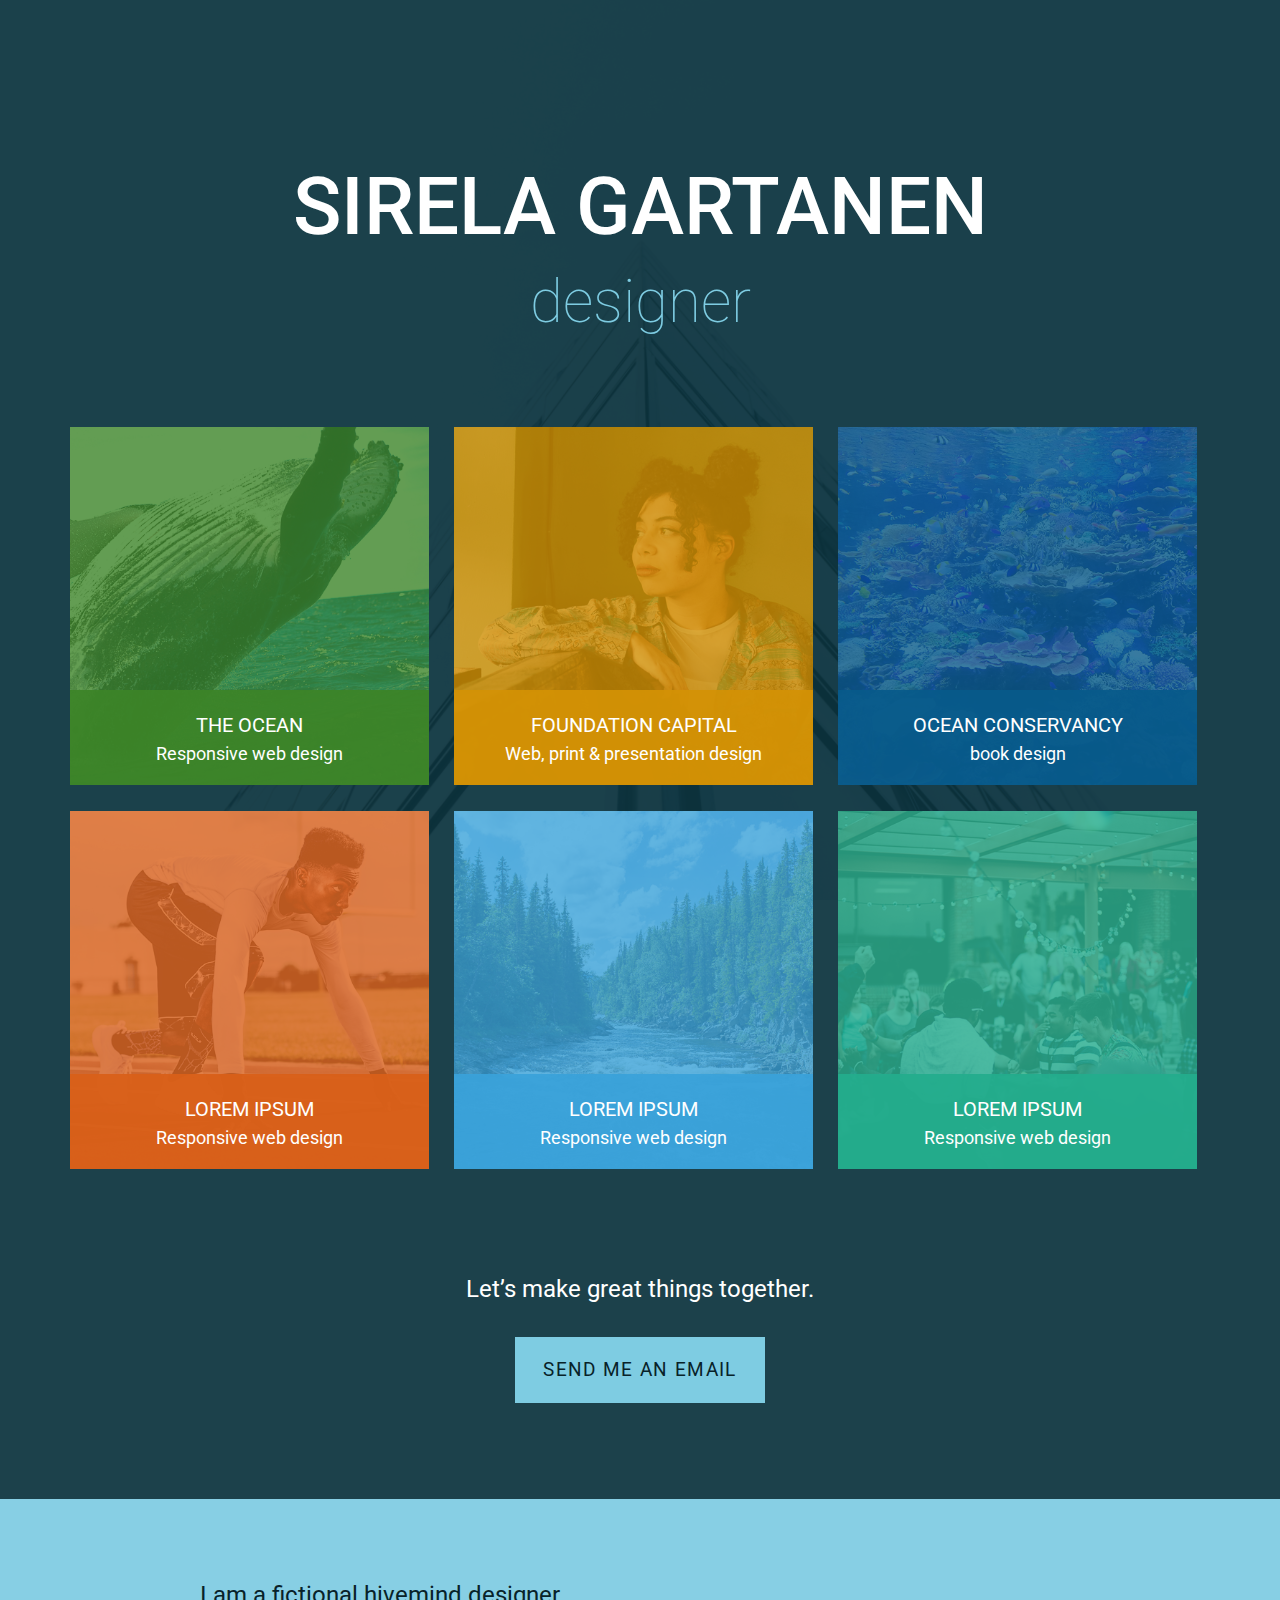
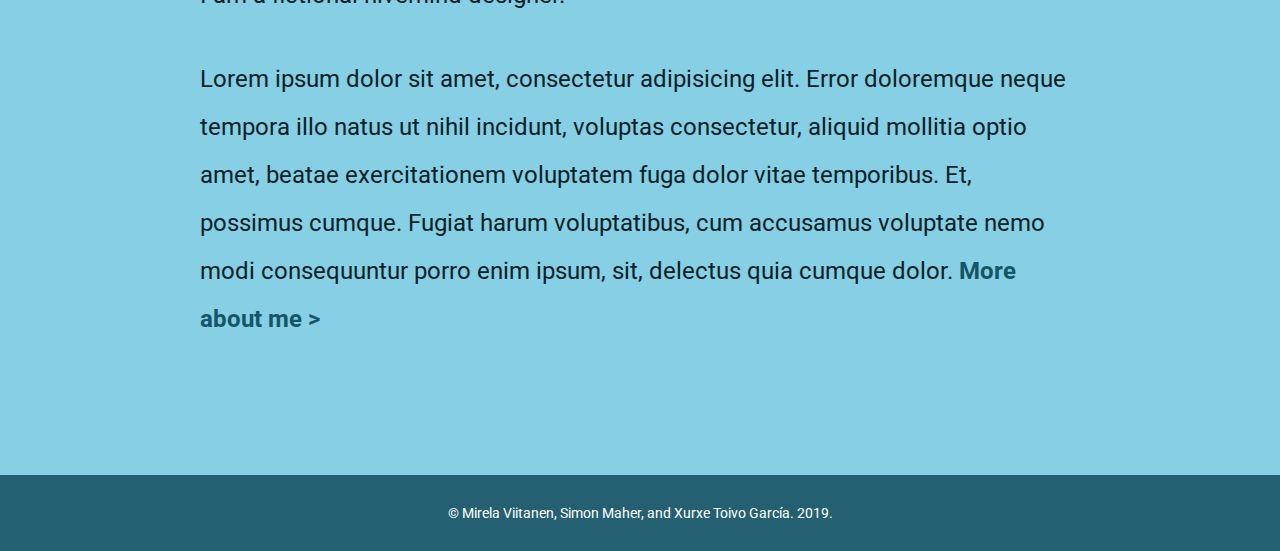
<file: index.html>
<!DOCTYPE html>

<html lang="en">
  <head>
    <meta charset="UTF-8" />

    <meta name="viewport" content="width=device-width, initial-scale=1.0" />

    <link
      rel="stylesheet"
      href="https://fonts.googleapis.com/css?family=Roboto"
    />

    <link
      rel="stylesheet"
      href="https://use.fontawesome.com/releases/v5.7.1/css/all.css"
      integrity="sha384-fnmOCqbTlWIlj8LyTjo7mOUStjsKC4pOpQbqyi7RrhN7udi9RwhKkMHpvLbHG9Sr"
      crossorigin="anonymous"
    />

    <link rel="stylesheet" href="./css/index-style.css" />

    <title>Sirela Gartanen, designer</title>
  </head>

  <body>
    <div class="background background-dark">
      <header>
        <h1>SIRELA GARTANEN</h1>
        <h2>designer</h2>
      </header>

      <main>
        <section class="main-grid">
          <a href="./html/page1.html" class="thumbnail thumbnail1">
            <img src="./assets/images/thumbnail-1.jpg" alt="image1" />
            <div class="thumbnail-text thumbnail-text1">
              <p class="thumbnail-title">The Ocean</p>
              <p class="thumbnail-subtitle">Responsive web design</p>
            </div>
          </a>

          <a href="./html/page2.html" class="thumbnail thumbnail2">
            <img src="./assets/images/thumbnail-2.jpg" alt="image2" />
            <div class="thumbnail-text thumbnail-text2">
              <p class="thumbnail-title">FOUNDATION CAPITAL</p>
              <p class="thumbnail-subtitle">Web, print & presentation design</p>
            </div>
          </a>

          <a href="./html/page3.html" class="thumbnail thumbnail3">
            <img src="./assets/images/thumbnail-3.jpg" alt="image3" />
            <div class="thumbnail-text thumbnail-text3">
              <p class="thumbnail-title">OCEAN CONSERVANCY</p>
              <p class="thumbnail-subtitle">book design</p>
            </div>
          </a>

          <a href="./html/page4.html" class="thumbnail thumbnail4">
            <img src="./assets/images/thumbnail-4.jpg" alt="image4" />
            <div class="thumbnail-text thumbnail-text4">
              <p class="thumbnail-title">Lorem Ipsum</p>
              <p class="thumbnail-subtitle">Responsive web design</p>
            </div>
          </a>

          <a href="./html/page5.html" class="thumbnail thumbnail5">
            <img src="./assets/images/thumbnail-5.jpg" alt="image5" />
            <div class="thumbnail-text thumbnail-text5">
              <p class="thumbnail-title">Lorem Ipsum</p>
              <p class="thumbnail-subtitle">Responsive web design</p>
            </div>
          </a>

          <a href="./html/page6.html" class="thumbnail thumbnail6">
            <img src="./assets/images/thumbnail-6.jpg" alt="image6" />
            <div class="thumbnail-text thumbnail-text6">
              <p class="thumbnail-title">Lorem Ipsum</p>
              <p class="thumbnail-subtitle">Responsive web design</p>
            </div>
          </a>
        </section>

        <section class="contact">
          <p>Let’s make great things together.</p>

          <a class="button" href="#">
            SEND ME AN EMAIL
          </a>
        </section>
      </main>
    </div>

    <footer>
      <div class="background background-light">
        <section class="about-section">
          <p>
            I am a fictional hivemind designer.
          </p>
          <p>
            Lorem ipsum dolor sit amet, consectetur adipisicing elit. Error
            doloremque neque tempora illo natus ut nihil incidunt, voluptas
            consectetur, aliquid mollitia optio amet, beatae exercitationem
            voluptatem fuga dolor vitae temporibus. Et, possimus cumque. Fugiat
            harum voluptatibus, cum accusamus voluptate nemo modi consequuntur
            porro enim ipsum, sit, delectus quia cumque dolor.
            <a href="#">More about me ></a>
          </p>
        </section>

        <section class="social-media-section">
          <a href="https://mail.google.com/">
            <i class="fas fa-envelope-square"></i>
          </a>
          <a href="https://www.linkedin.com/">
            <i class="fab fa-linkedin"></i>
          </a>
          <a href="https://www.facebook.com/">
            <i class="fab fa-facebook-square"></i>
          </a>
          <a href="https://www.twitter.com/">
            <i class="fab fa-twitter-square"></i>
          </a>
          <a href="https://www.flickr.com/">
            <i class="fab fa-flickr"></i>
          </a>
          <a href="https://www.github.com/">
            <i class="fab fa-github-square"></i>
          </a>
        </section>
      </div>

      <div class="background background-medium">
        <section class="copyright-section">
          <p class="copyright">
            &copy; Mirela Viitanen, Simon Maher, and Xurxe Toivo García. 2019.
          </p>
        </section>
      </div>
    </footer>
  </body>
</html>
</file>
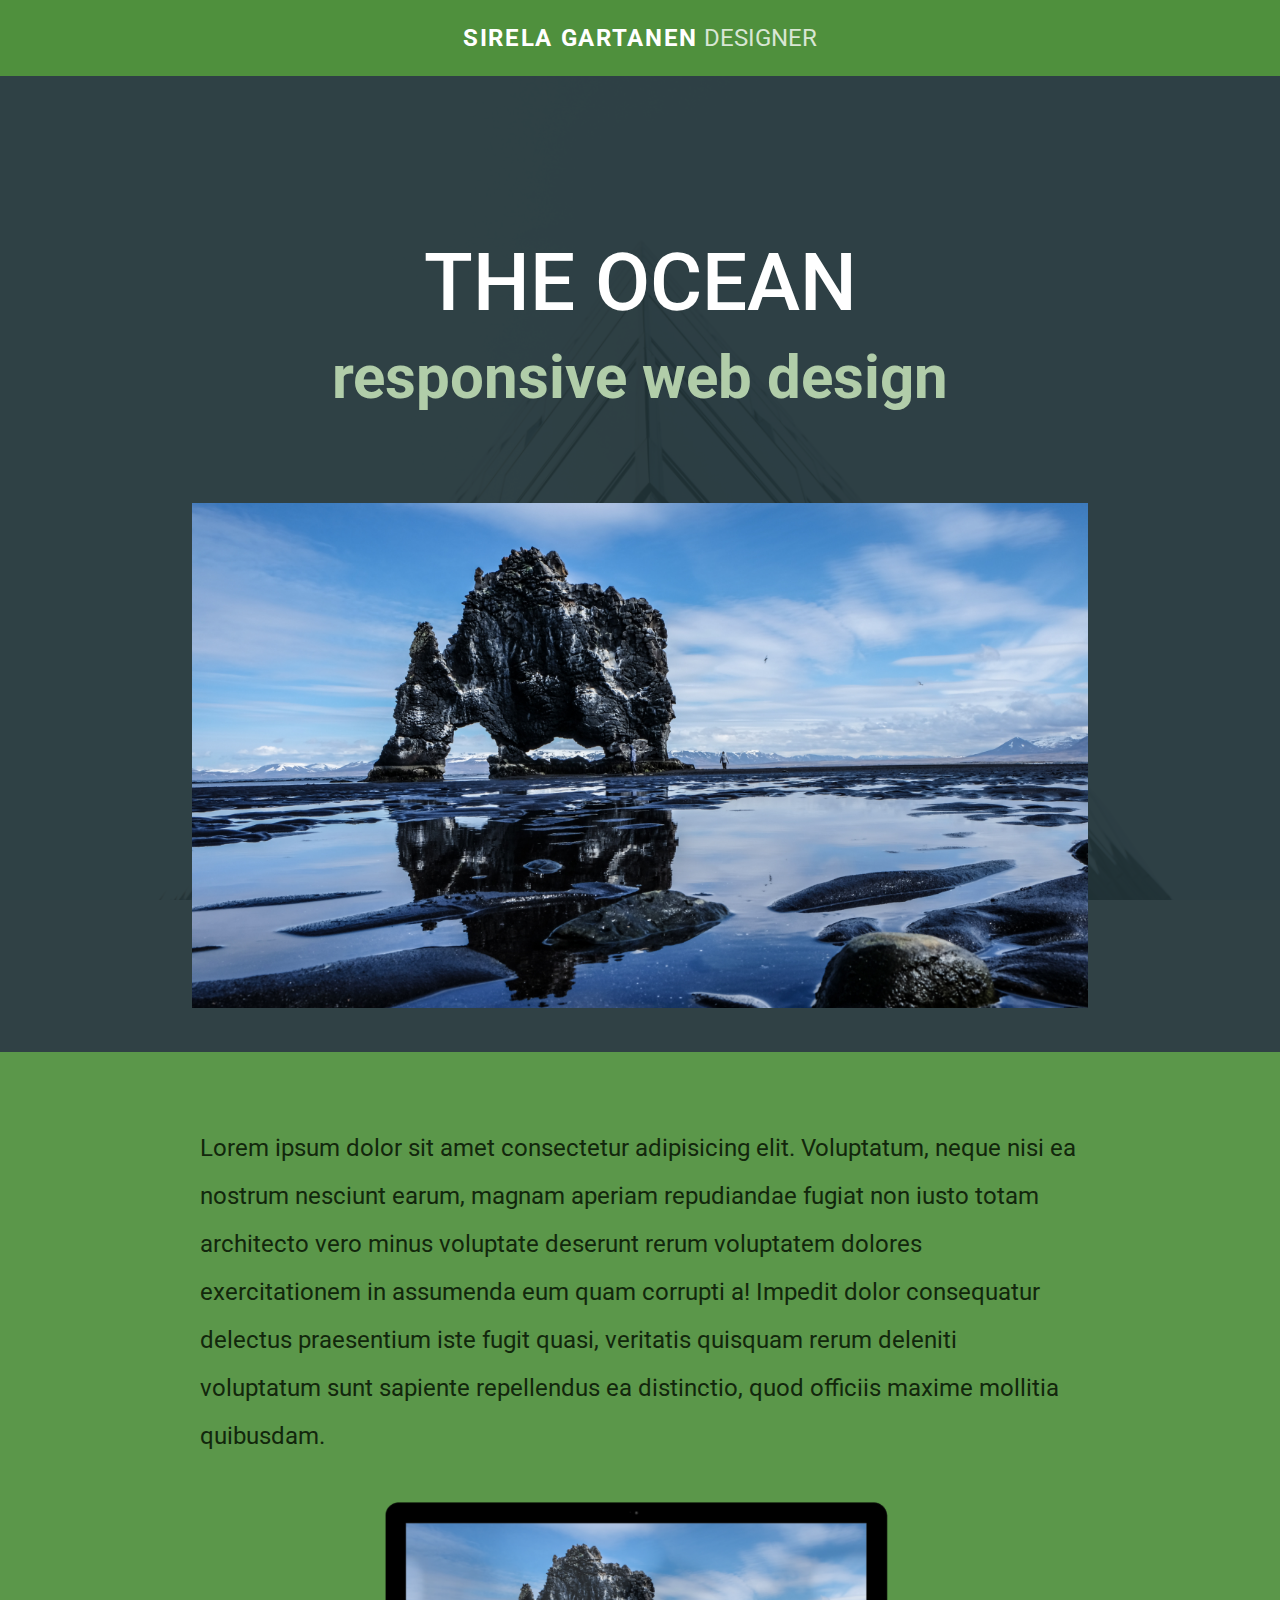
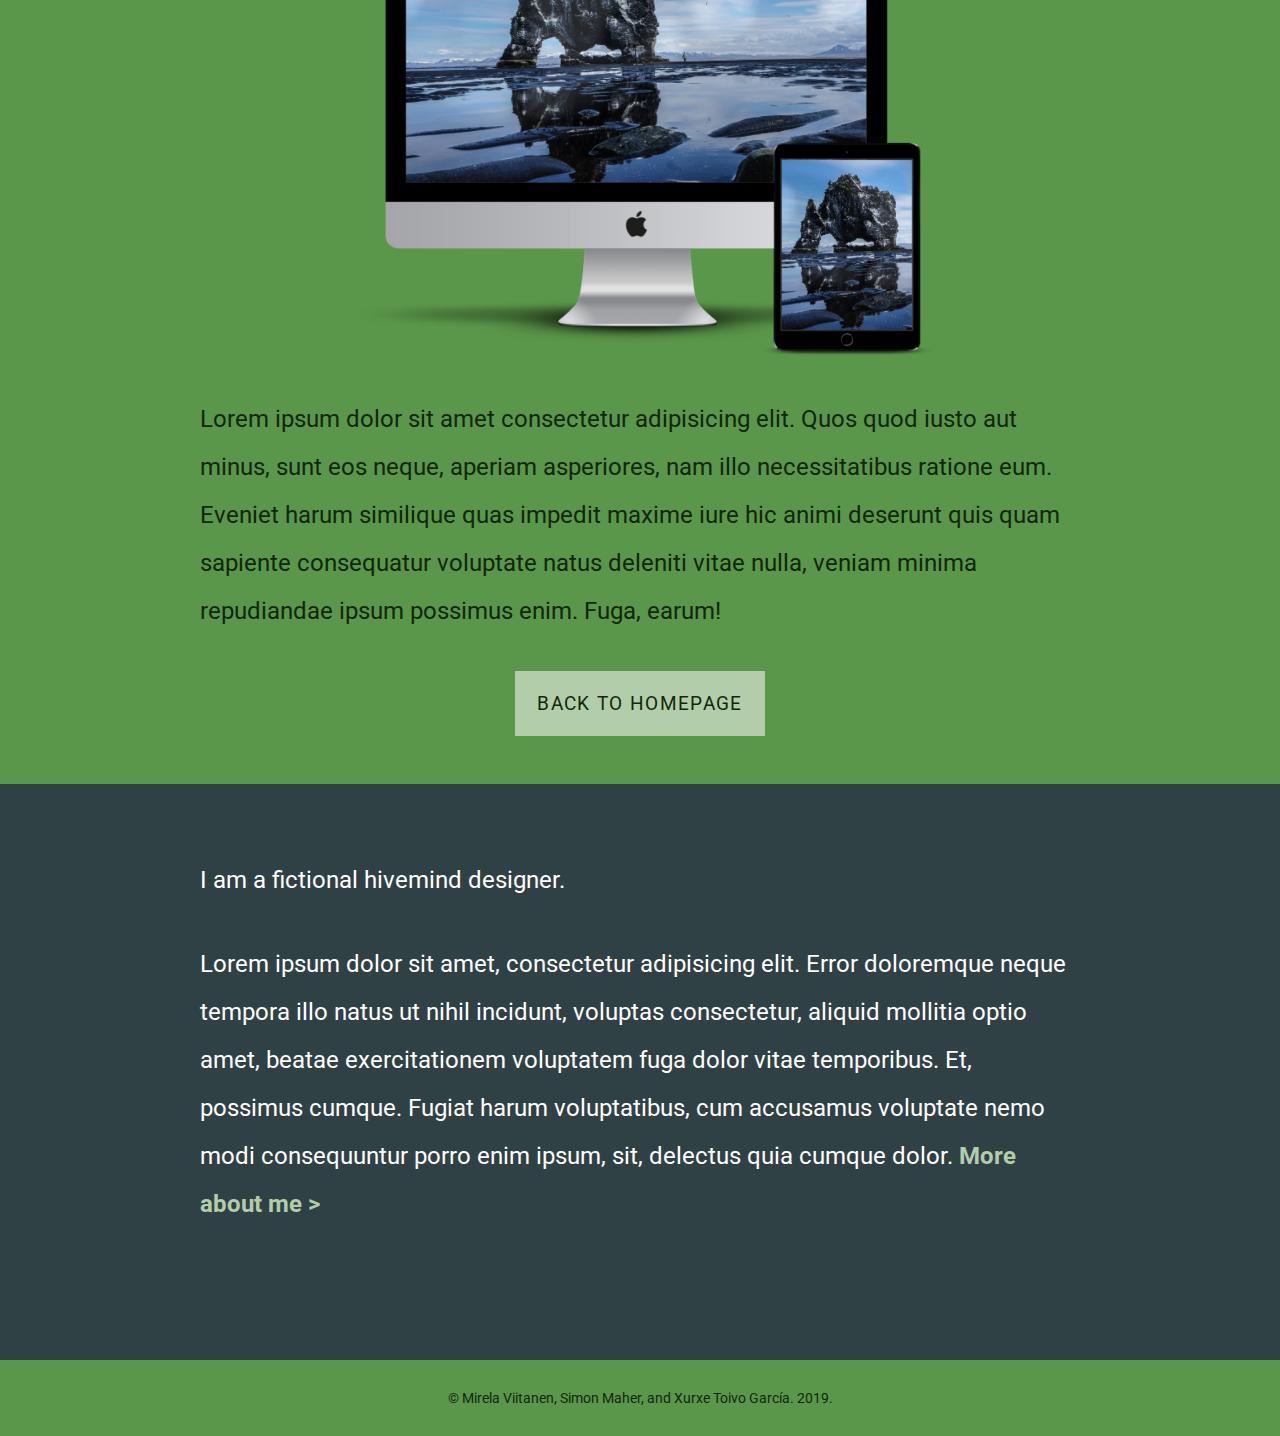
<file: html/page1.html>
<!DOCTYPE html>

<html lang="en">
  <head>
    <meta charset="UTF-8" />

    <meta name="viewport" content="width=device-width, initial-scale=1.0" />

    <link
      rel="stylesheet"
      href="https://fonts.googleapis.com/css?family=Roboto"
    />

    <link
      rel="stylesheet"
      href="https://use.fontawesome.com/releases/v5.7.1/css/all.css"
      integrity="sha384-fnmOCqbTlWIlj8LyTjo7mOUStjsKC4pOpQbqyi7RrhN7udi9RwhKkMHpvLbHG9Sr"
      crossorigin="anonymous"
    />

    <link rel="stylesheet" href="../css/page1-style.css" />

    <title>Sirela Gartanen, designer</title>
  </head>

  <body>
    <header>
      <a href="../index.html" class="home-banner background-page">
        <span class="name">SIRELA GARTANEN</span>
        <span class="job"> DESIGNER</span>
      </a>

      <div class="background background-dark">
        <h1>THE OCEAN</h1>
        <h2>responsive web design</h2>
        <img src="../assets/images/page1/tetiana-syrova-98169-unsplash.jpg" alt="header image" />

      </div>

    </header>

    <main class="background-page">
      <p>Lorem ipsum dolor sit amet consectetur adipisicing elit. Voluptatum, neque nisi ea nostrum nesciunt earum, magnam aperiam repudiandae fugiat non iusto totam architecto vero minus voluptate deserunt rerum voluptatem dolores exercitationem in assumenda eum quam corrupti a! Impedit dolor consequatur delectus praesentium iste fugit quasi, veritatis quisquam rerum deleniti voluptatum sunt sapiente repellendus ea distinctio, quod officiis maxime mollitia quibusdam.</p>
      
      <img class="main-image mockup" src="../assets/images/page1/mockuper.png" alt="main image" />

      <p>Lorem ipsum dolor sit amet consectetur adipisicing elit. Quos quod iusto aut minus, sunt eos neque, aperiam asperiores, nam illo necessitatibus ratione eum. Eveniet harum similique quas impedit maxime iure hic animi deserunt quis quam sapiente consequatur voluptate natus deleniti vitae nulla, veniam minima repudiandae ipsum possimus enim. Fuga, earum!</p>

      <a class="button" href="../index.html">
        BACK TO HOMEPAGE
      </a>

    </main>

    <footer>
      <div class="background background-dark">
        <section class="about-section">
          <p>
            I am a fictional hivemind designer.
          </p>
          <p>
            Lorem ipsum dolor sit amet, consectetur adipisicing elit. Error
            doloremque neque tempora illo natus ut nihil incidunt, voluptas
            consectetur, aliquid mollitia optio amet, beatae exercitationem
            voluptatem fuga dolor vitae temporibus. Et, possimus cumque. Fugiat
            harum voluptatibus, cum accusamus voluptate nemo modi consequuntur
            porro enim ipsum, sit, delectus quia cumque dolor.
            <a href="#">More about me ></a>
          </p>
        </section>

        <section class="social-media-section">
          <a href="https://mail.google.com/">
            <i class="fas fa-envelope-square"></i>
          </a>
          <a href="https://www.linkedin.com/">
            <i class="fab fa-linkedin"></i>
          </a>
          <a href="https://www.facebook.com/">
            <i class="fab fa-facebook-square"></i>
          </a>
          <a href="https://www.twitter.com/">
            <i class="fab fa-twitter-square"></i>
          </a>
          <a href="https://www.flickr.com/">
            <i class="fab fa-flickr"></i>
          </a>
          <a href="https://www.github.com/">
            <i class="fab fa-github-square"></i>
          </a>
        </section>
      </div>

      <div class="background background-page">
        <section class="copyright-section">
          <p class="copyright">
            &copy; Mirela Viitanen, Simon Maher, and Xurxe Toivo García. 2019.
          </p>
        </section>
      </div>
    </footer>
  </body>
</html>
</file>
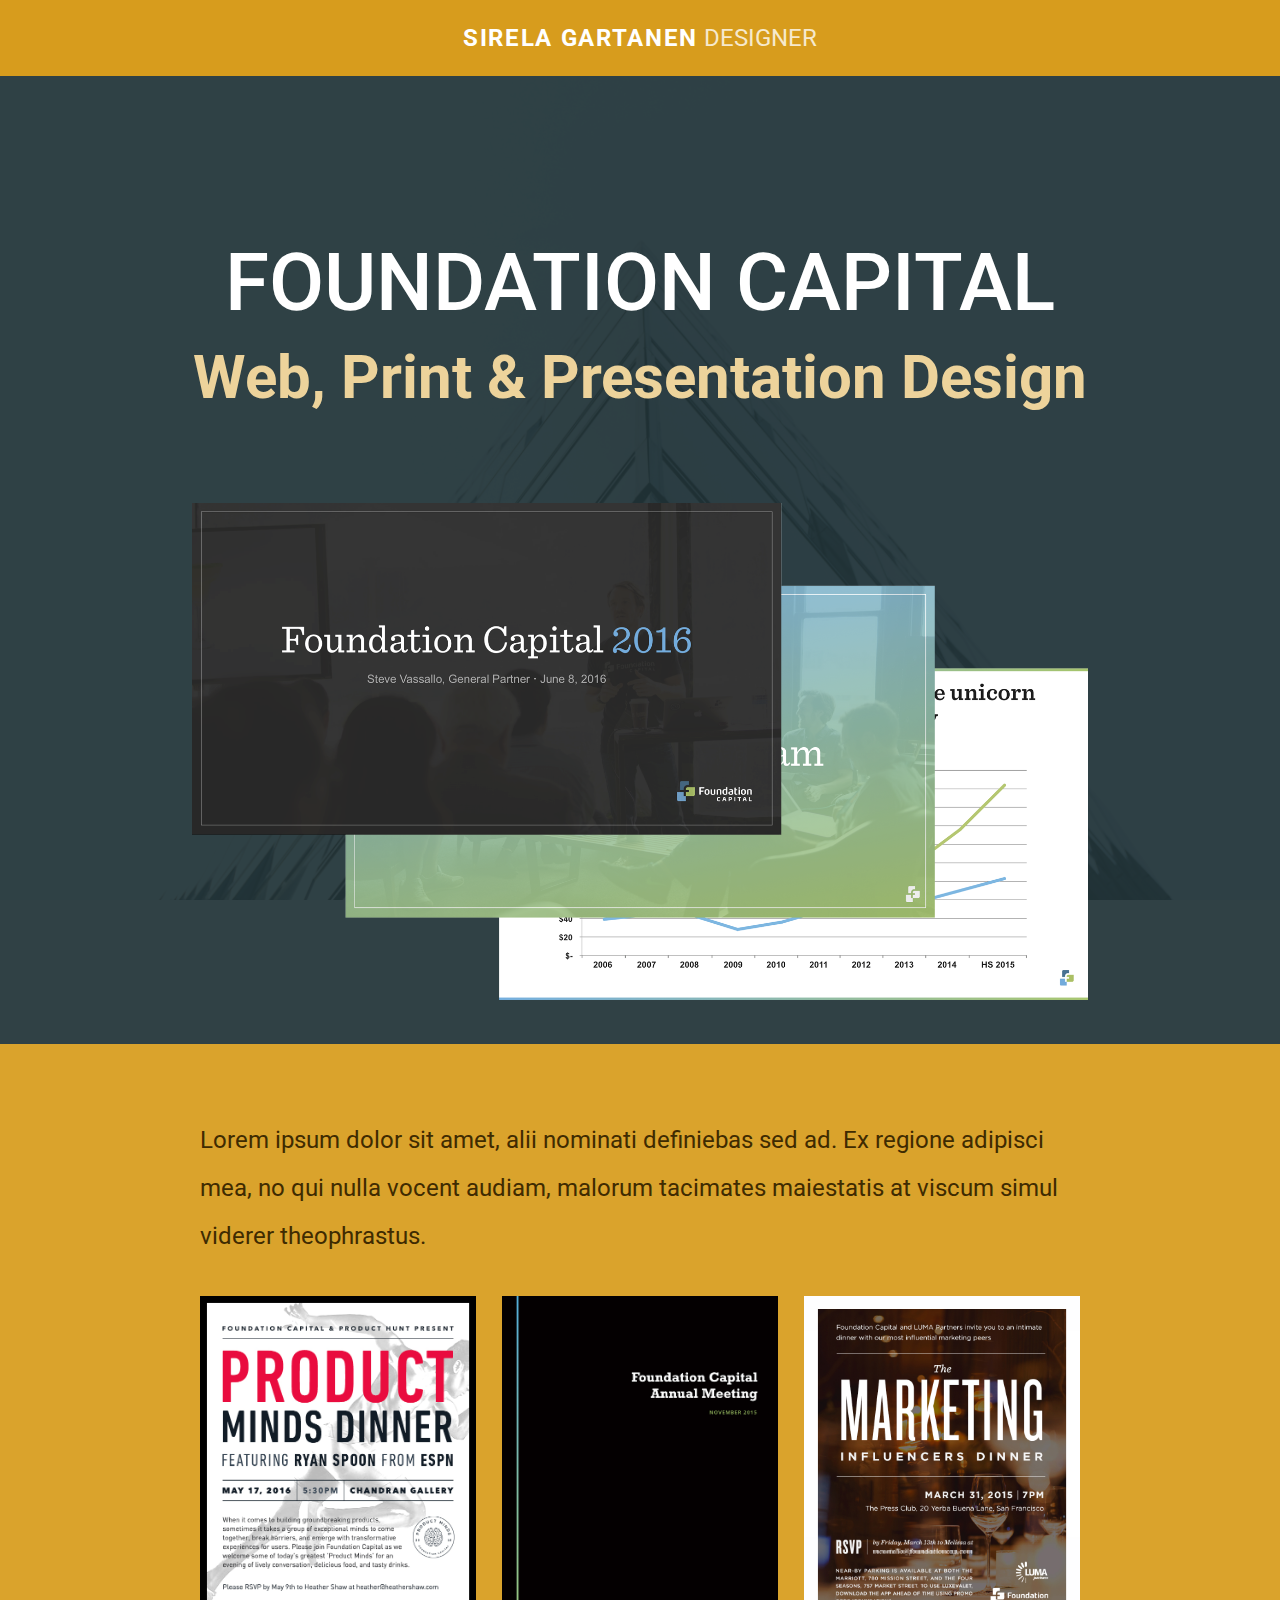
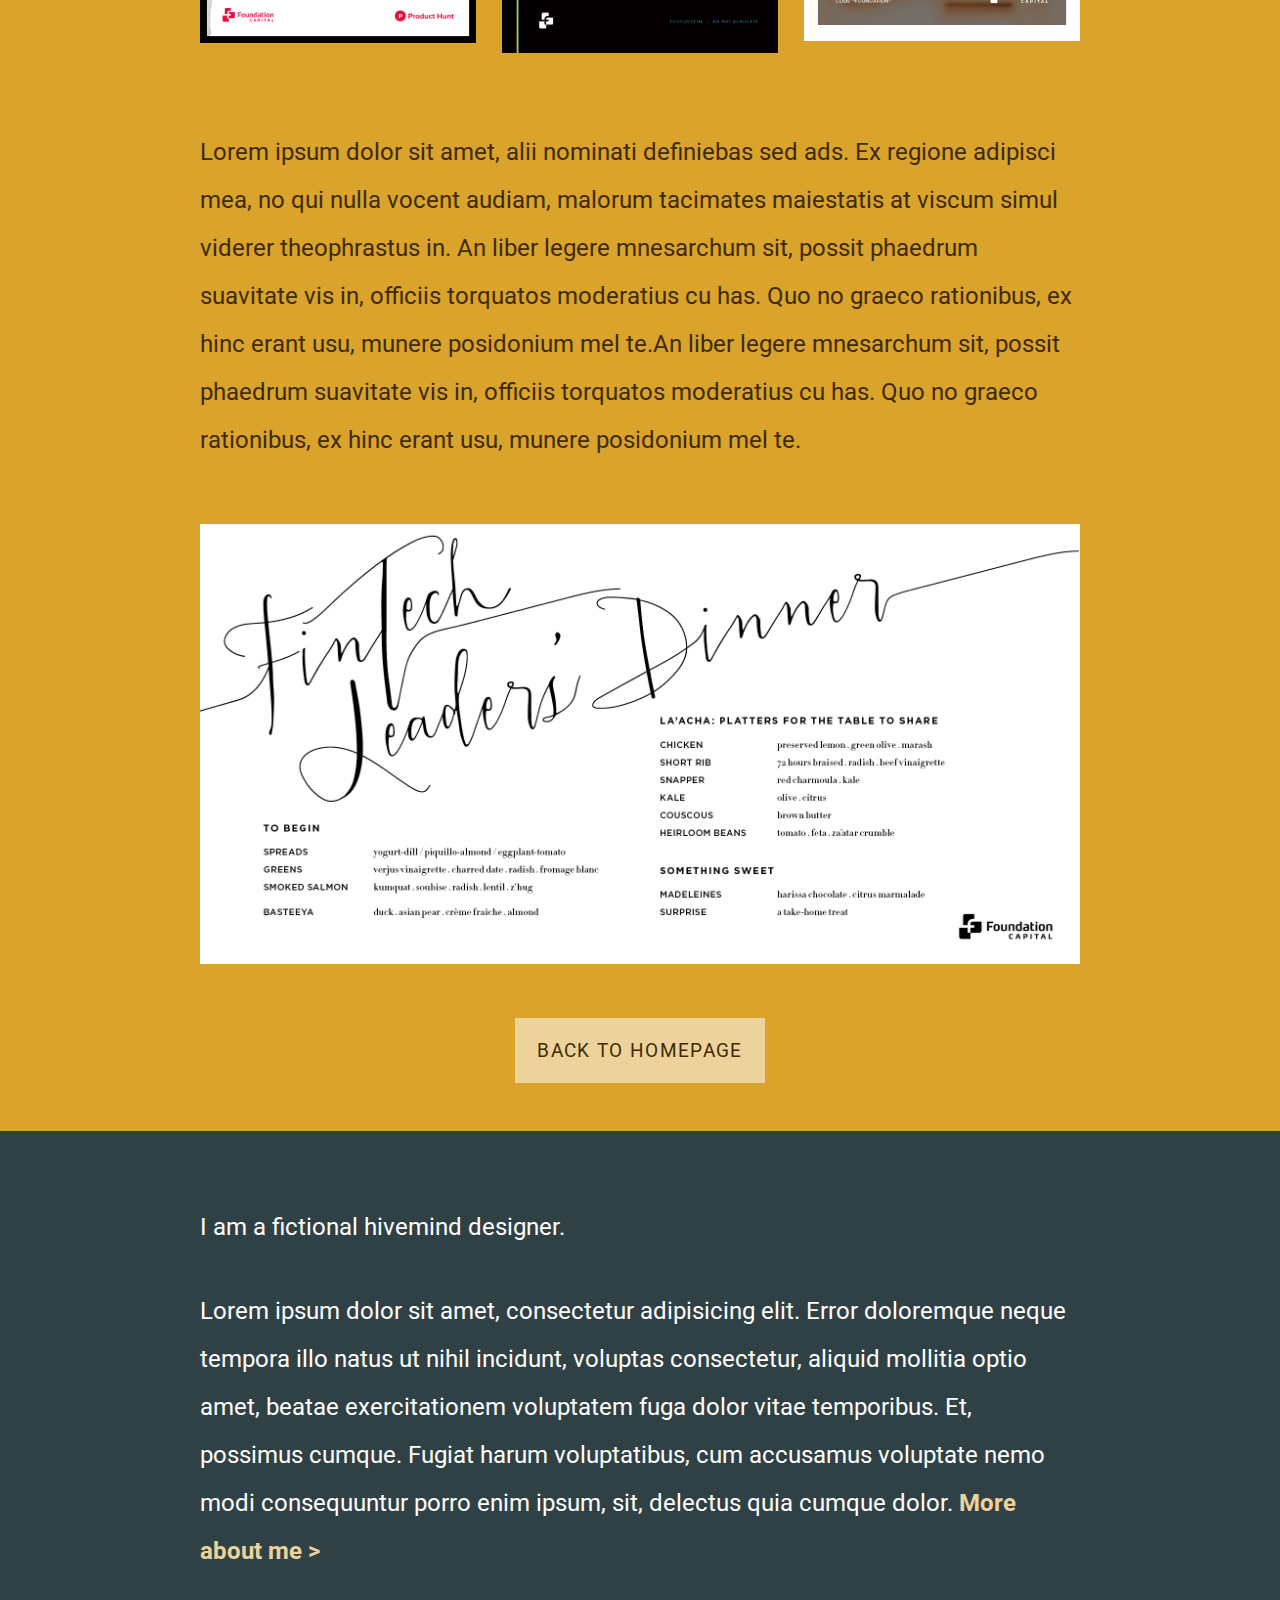
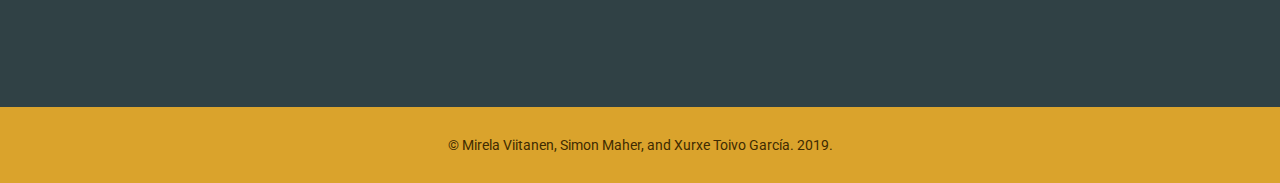
<file: html/page2.html>
<!DOCTYPE html>

<html lang="en">
  <head>
    <meta charset="UTF-8" />

    <meta name="viewport" content="width=device-width, initial-scale=1.0" />

    <link
      rel="stylesheet"
      href="https://fonts.googleapis.com/css?family=Roboto"
    />

    <link
      rel="stylesheet"
      href="https://use.fontawesome.com/releases/v5.7.1/css/all.css"
      integrity="sha384-fnmOCqbTlWIlj8LyTjo7mOUStjsKC4pOpQbqyi7RrhN7udi9RwhKkMHpvLbHG9Sr"
      crossorigin="anonymous"
    />

    <link rel="stylesheet" href="../css/page2-style.css" />

    <title>Sirela Gartanen, designer</title>
  </head>

  <body>
    <header>
      <a href="../index.html" class="home-banner background background-page">
        <span class="name">SIRELA GARTANEN</span>
        <span class="job"> DESIGNER</span>
      </a>

      <div class="background background-dark">
        <h1>FOUNDATION CAPITAL</h1>
        <h2>Web, Print &amp; Presentation Design</h2>
        <img src="../assets/images/page2/tables.png" alt="image" />
      </div>
    </header>

    <main class="background background-page">
      <p>
        Lorem ipsum dolor sit amet, alii nominati definiebas sed ad. Ex regione
        adipisci mea, no qui nulla vocent audiam, malorum tacimates maiestatis
        at viscum simul viderer theophrastus.
      </p>
      <div class="thumbnails">
        <div class="thumbnail thumbnail1">
          <img src="../assets/images/page2/book1.jpg" />
        </div>
        <div class="thumbnail thumbnail2">
          <img src="../assets/images/page2/book2.jpg" />
        </div>
        <div class="thumbnail thumbnail2">
          <img src="../assets/images/page2/book3..jpg" />
        </div>
      </div>

      <p>
        Lorem ipsum dolor sit amet, alii nominati definiebas sed ads. Ex regione
        adipisci mea, no qui nulla vocent audiam, malorum tacimates maiestatis
        at viscum simul viderer theophrastus in. An liber legere mnesarchum sit,
        possit phaedrum suavitate vis in, officiis torquatos moderatius cu has.
        Quo no graeco rationibus, ex hinc erant usu, munere posidonium mel te.An
        liber legere mnesarchum sit, possit phaedrum suavitate vis in, officiis
        torquatos moderatius cu has. Quo no graeco rationibus, ex hinc erant
        usu, munere posidonium mel te.
      </p>

      <div class="main-bottom-image">
        <img src="../assets/images/page2/menu.jpg" alt="image" />
      </div>

      <a class="button" href="../index.html">
        BACK TO HOMEPAGE
      </a>
    </main>

    <footer>
      <div class="background background-dark">
        <section class="about-section">
          <p>
            I am a fictional hivemind designer.
          </p>
          <p>
            Lorem ipsum dolor sit amet, consectetur adipisicing elit. Error
            doloremque neque tempora illo natus ut nihil incidunt, voluptas
            consectetur, aliquid mollitia optio amet, beatae exercitationem
            voluptatem fuga dolor vitae temporibus. Et, possimus cumque. Fugiat
            harum voluptatibus, cum accusamus voluptate nemo modi consequuntur
            porro enim ipsum, sit, delectus quia cumque dolor.
            <a href="#">More about me ></a>
          </p>
        </section>

        <section class="social-media-section">
          <a href="https://mail.google.com/">
            <i class="fas fa-envelope-square"></i>
          </a>
          <a href="https://www.linkedin.com/">
            <i class="fab fa-linkedin"></i>
          </a>
          <a href="https://www.facebook.com/">
            <i class="fab fa-facebook-square"></i>
          </a>
          <a href="https://www.twitter.com/">
            <i class="fab fa-twitter-square"></i>
          </a>
          <a href="https://www.flickr.com/">
            <i class="fab fa-flickr"></i>
          </a>
          <a href="https://www.github.com/">
            <i class="fab fa-github-square"></i>
          </a>
        </section>
      </div>

      <div class="background background-page">
        <section class="copyright-section">
          <p class="copyright">
            &copy; Mirela Viitanen, Simon Maher, and Xurxe Toivo García. 2019.
          </p>
        </section>
      </div>
    </footer>
  </body>
</html>
</file>
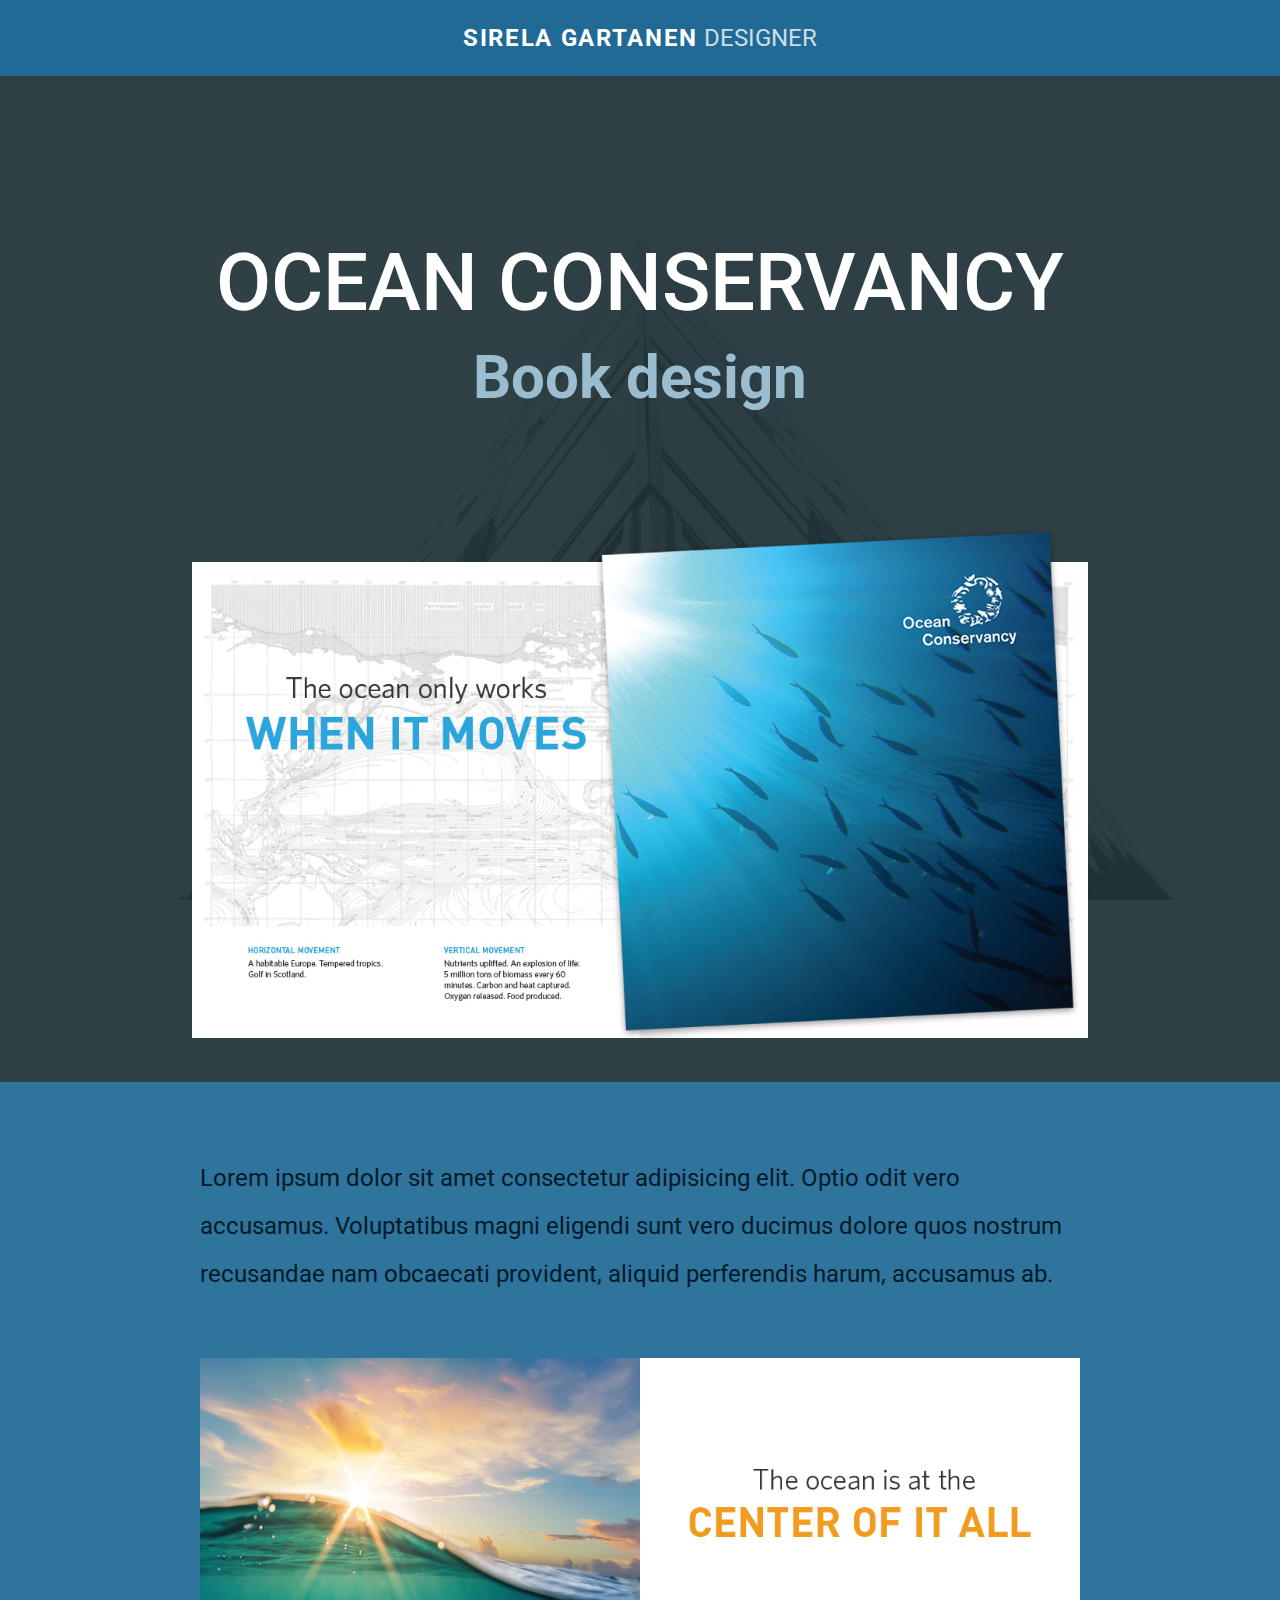
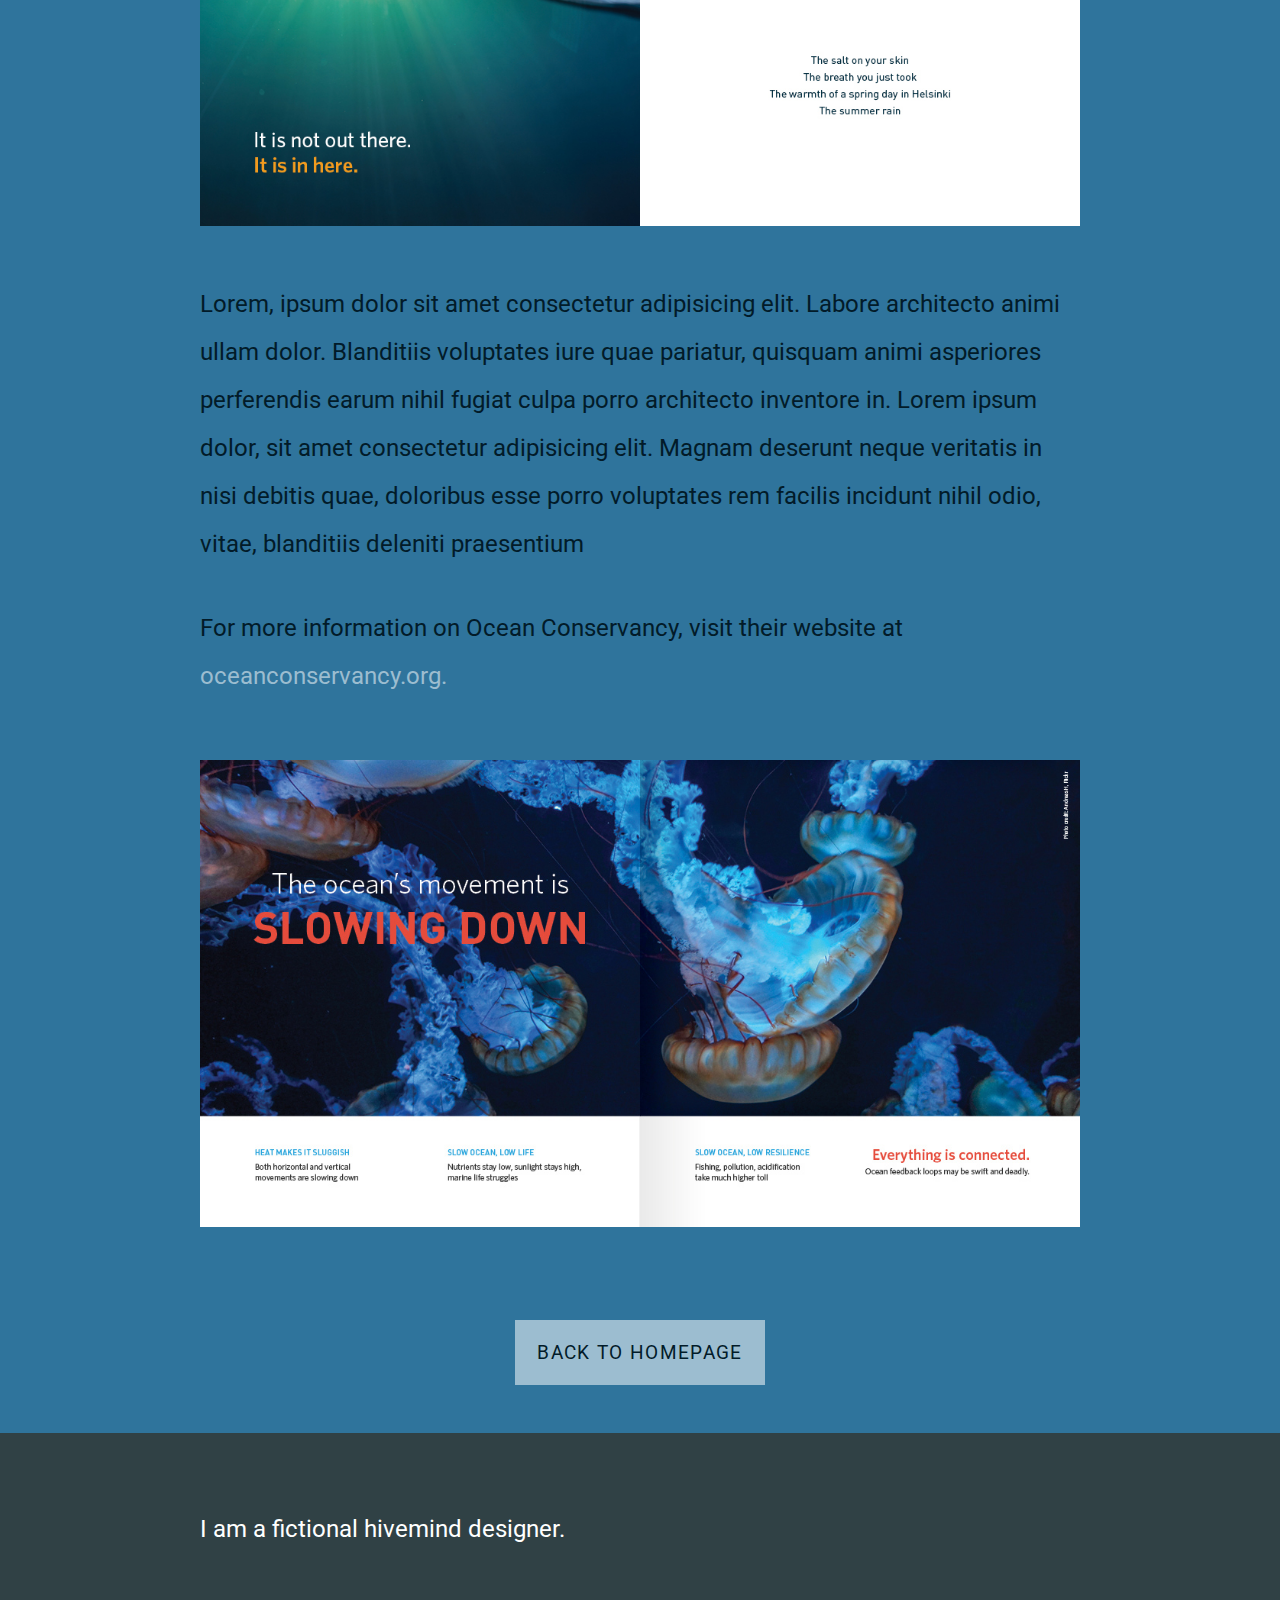
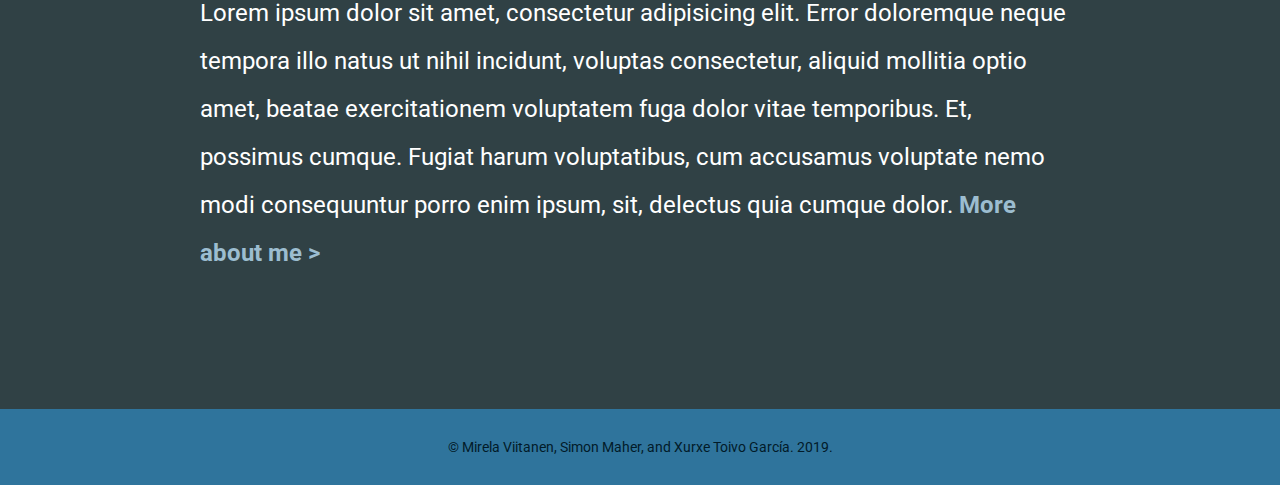
<file: html/page3.html>
<!DOCTYPE html>

<html lang="en">
  <head>
    <meta charset="UTF-8" />

    <meta name="viewport" content="width=device-width, initial-scale=1.0" />

    <link
      rel="stylesheet"
      href="https://fonts.googleapis.com/css?family=Roboto"
    />

    <link
      rel="stylesheet"
      href="https://use.fontawesome.com/releases/v5.7.1/css/all.css"
      integrity="sha384-fnmOCqbTlWIlj8LyTjo7mOUStjsKC4pOpQbqyi7RrhN7udi9RwhKkMHpvLbHG9Sr"
      crossorigin="anonymous"
    />

    <link rel="stylesheet" href="../css/page3-style.css" />

    <title>Sirela Gartanen, designer</title>
  </head>

  <body>
    <header>
      <a href="../index.html" class="home-banner background-page">
        <span class="name">SIRELA GARTANEN</span>
        <span class="job"> DESIGNER</span>
      </a>

      <div class="background background-dark">
        <h1>OCEAN CONSERVANCY</h1>
        <h2>Book design</h2>
        <img
          src="../assets/images/ocean-conservancy-image.png"
          alt="Ocean conservancy image"
        />
      </div>
    </header>

    <main class="background-page">
      <p>
        Lorem ipsum dolor sit amet consectetur adipisicing elit. Optio odit vero
        accusamus. Voluptatibus magni eligendi sunt vero ducimus dolore quos
        nostrum recusandae nam obcaecati provident, aliquid perferendis harum,
        accusamus ab.
      </p>

      <img src="../assets/images/center-of-it-all.jpg" alt="Image of the sea" />

      <p>
        Lorem, ipsum dolor sit amet consectetur adipisicing elit. Labore
        architecto animi ullam dolor. Blanditiis voluptates iure quae pariatur,
        quisquam animi asperiores perferendis earum nihil fugiat culpa porro
        architecto inventore in. Lorem ipsum dolor, sit amet consectetur
        adipisicing elit. Magnam deserunt neque veritatis in nisi debitis quae,
        doloribus esse porro voluptates rem facilis incidunt nihil odio, vitae,
        blanditiis deleniti praesentium
      </p>

      <p>
        For more information on Ocean Conservancy, visit their website at
        <a href="https://oceanconservancy.org/">
          oceanconservancy.org.
        </a>
      </p>

      <img src="../assets/images/slowing-down.jpg" alt="Picture of jellyfish" />

      <a class="button" href="../index.html">
        BACK TO HOMEPAGE
      </a>
    </main>

    <footer>
      <div class="background background-dark">
        <section class="about-section">
          <p>
            I am a fictional hivemind designer.
          </p>
          <p>
            Lorem ipsum dolor sit amet, consectetur adipisicing elit. Error
            doloremque neque tempora illo natus ut nihil incidunt, voluptas
            consectetur, aliquid mollitia optio amet, beatae exercitationem
            voluptatem fuga dolor vitae temporibus. Et, possimus cumque. Fugiat
            harum voluptatibus, cum accusamus voluptate nemo modi consequuntur
            porro enim ipsum, sit, delectus quia cumque dolor.
            <a href="#">More about me ></a>
          </p>
        </section>

        <section class="social-media-section">
          <a href="https://mail.google.com/">
            <i class="fas fa-envelope-square"></i>
          </a>
          <a href="https://www.linkedin.com/">
            <i class="fab fa-linkedin"></i>
          </a>
          <a href="https://www.facebook.com/">
            <i class="fab fa-facebook-square"></i>
          </a>
          <a href="https://www.twitter.com/">
            <i class="fab fa-twitter-square"></i>
          </a>
          <a href="https://www.flickr.com/">
            <i class="fab fa-flickr"></i>
          </a>
          <a href="https://www.github.com/">
            <i class="fab fa-github-square"></i>
          </a>
        </section>
      </div>

      <div class="background background-page">
        <section class="copyright-section">
          <p class="copyright">
            &copy; Mirela Viitanen, Simon Maher, and Xurxe Toivo García. 2019.
          </p>
        </section>
      </div>
    </footer>
  </body>
</html>
</file>
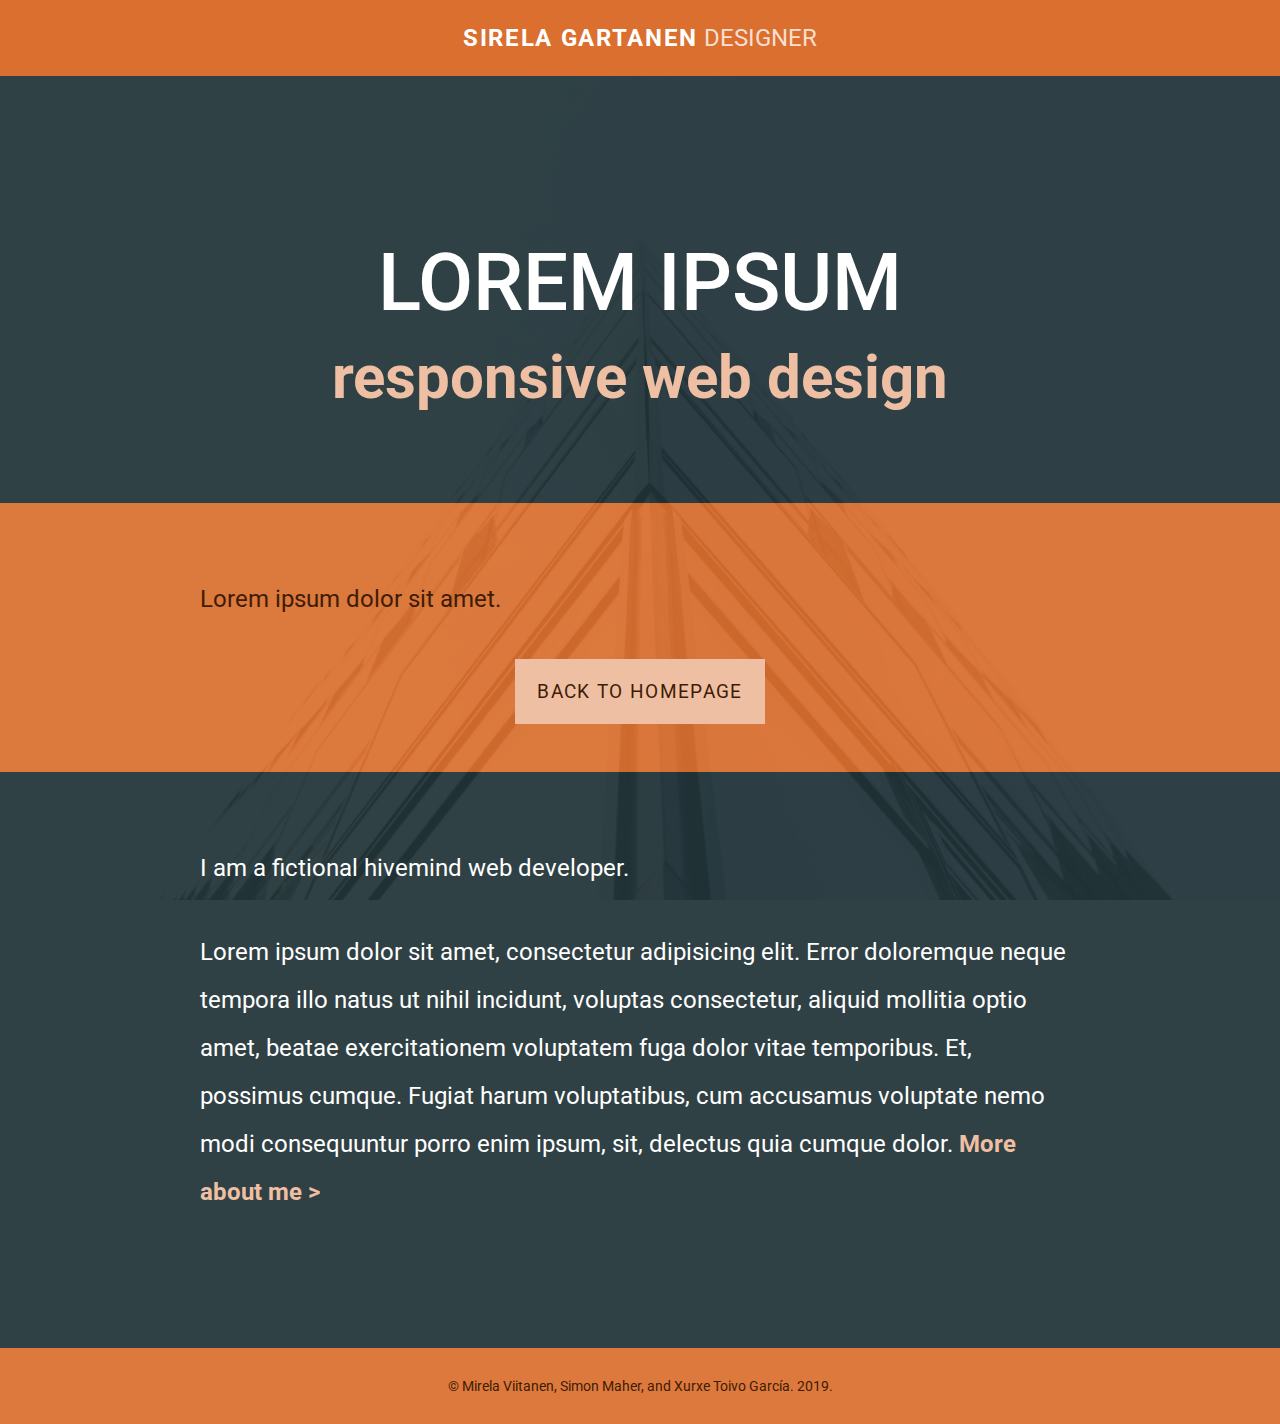
<file: html/page4.html>
<!DOCTYPE html>

<html lang="en">
  <head>
    <meta charset="UTF-8" />

    <meta name="viewport" content="width=device-width, initial-scale=1.0" />

    <link
      rel="stylesheet"
      href="https://fonts.googleapis.com/css?family=Roboto"
    />

    <link
      rel="stylesheet"
      href="https://use.fontawesome.com/releases/v5.7.1/css/all.css"
      integrity="sha384-fnmOCqbTlWIlj8LyTjo7mOUStjsKC4pOpQbqyi7RrhN7udi9RwhKkMHpvLbHG9Sr"
      crossorigin="anonymous"
    />

    <link rel="stylesheet" href="../css/page4-style.css" />

    <title>Sirela Gartanen, designer</title>
  </head>

  <body>
    <header>
      <a href="../index.html" class="home-banner background-page">
        <span class="name">SIRELA GARTANEN</span>
        <span class="job"> DESIGNER</span>
      </a>

      <div class="background background-dark">
        <h1>LOREM IPSUM</h1>
        <h2>responsive web design</h2>
      </div>
    </header>

    <main class="background-page">
      <p>Lorem ipsum dolor sit amet.</p>

      <a class="button" href="../index.html">
        BACK TO HOMEPAGE
      </a>

    </main>

    <footer>
      <div class="background background-dark">
        <section class="about-section">
          <p>
            I am a fictional hivemind web developer.
          </p>
          <p>
            Lorem ipsum dolor sit amet, consectetur adipisicing elit. Error
            doloremque neque tempora illo natus ut nihil incidunt, voluptas
            consectetur, aliquid mollitia optio amet, beatae exercitationem
            voluptatem fuga dolor vitae temporibus. Et, possimus cumque. Fugiat
            harum voluptatibus, cum accusamus voluptate nemo modi consequuntur
            porro enim ipsum, sit, delectus quia cumque dolor.
            <a href="#">More about me ></a>
          </p>
        </section>

        <section class="social-media-section">
          <a href="https://mail.google.com/">
            <i class="fas fa-envelope-square"></i>
          </a>
          <a href="https://www.linkedin.com/">
            <i class="fab fa-linkedin"></i>
          </a>
          <a href="https://www.facebook.com/">
            <i class="fab fa-facebook-square"></i>
          </a>
          <a href="https://www.twitter.com/">
            <i class="fab fa-twitter-square"></i>
          </a>
          <a href="https://www.flickr.com/">
            <i class="fab fa-flickr"></i>
          </a>
          <a href="https://www.github.com/">
            <i class="fab fa-github-square"></i>
          </a>
        </section>
      </div>

      <div class="background background-page">
        <section class="copyright-section">
          <p class="copyright">
            &copy; Mirela Viitanen, Simon Maher, and Xurxe Toivo García. 2019.
          </p>
        </section>
      </div>
    </footer>
  </body>
</html>
</file>
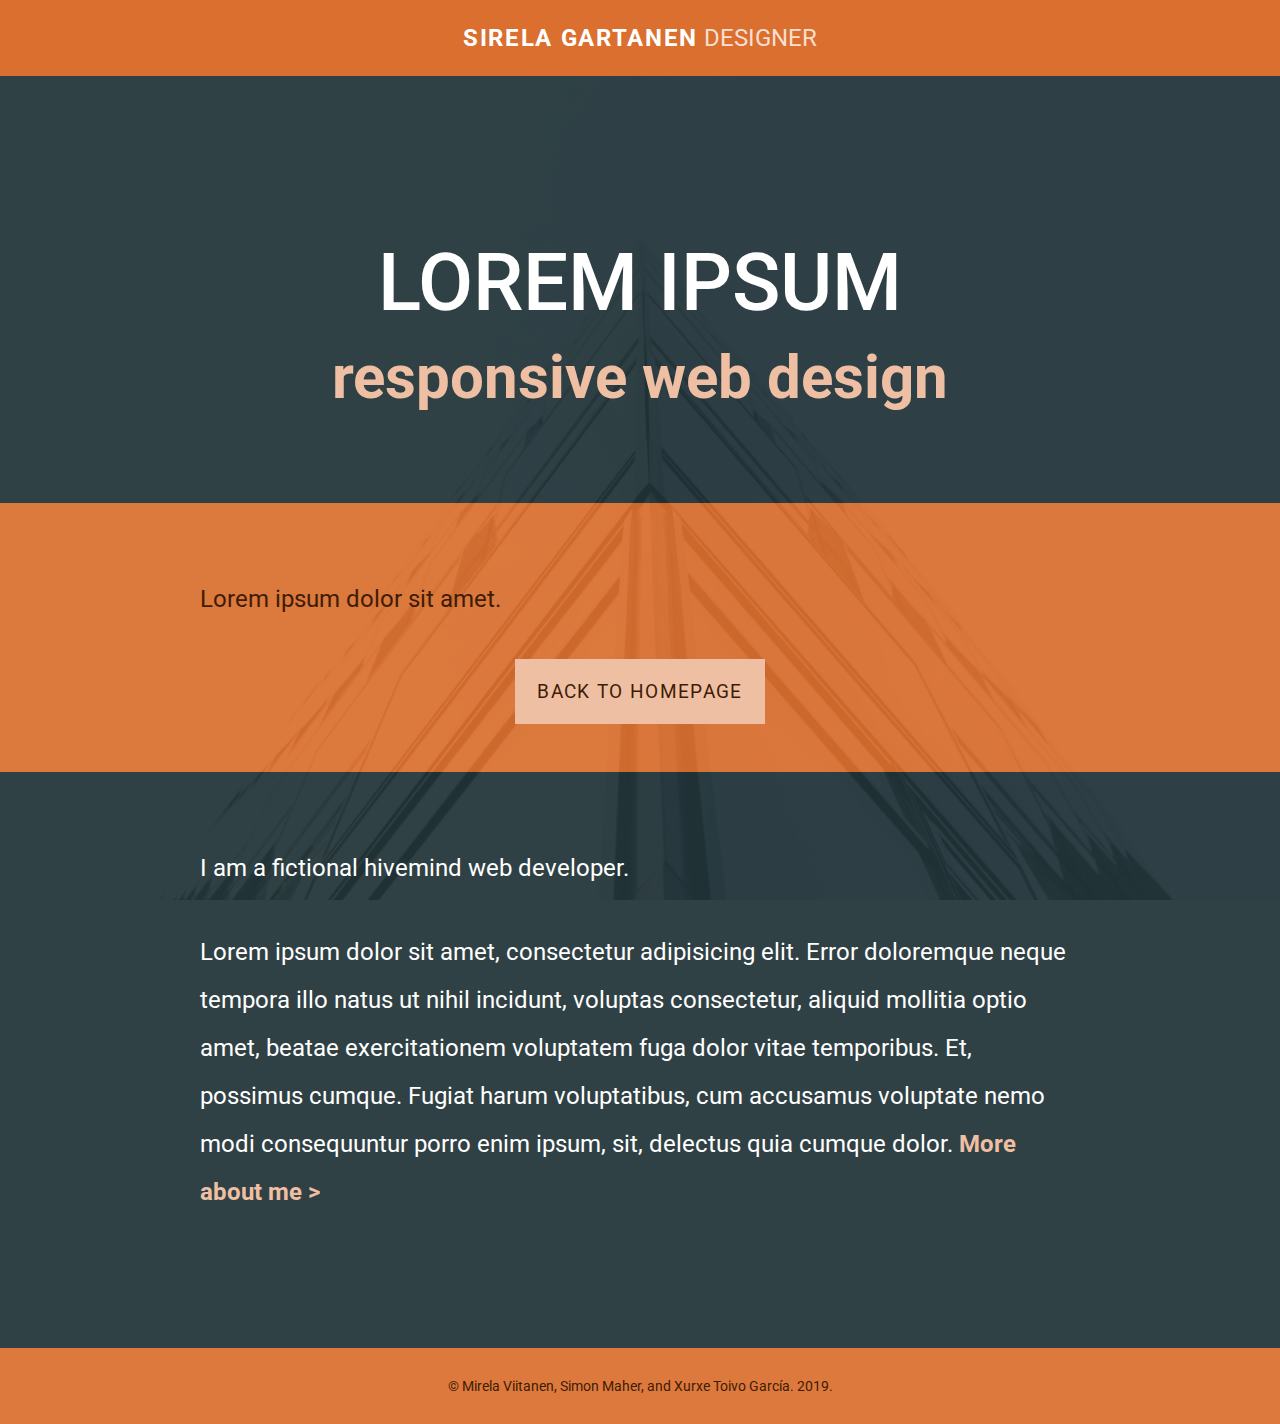
<file: html/page5.html>
<!DOCTYPE html>

<html lang="en">
  <head>
    <meta charset="UTF-8" />

    <meta name="viewport" content="width=device-width, initial-scale=1.0" />

    <link
      rel="stylesheet"
      href="https://fonts.googleapis.com/css?family=Roboto"
    />

    <link
      rel="stylesheet"
      href="https://use.fontawesome.com/releases/v5.7.1/css/all.css"
      integrity="sha384-fnmOCqbTlWIlj8LyTjo7mOUStjsKC4pOpQbqyi7RrhN7udi9RwhKkMHpvLbHG9Sr"
      crossorigin="anonymous"
    />

    <link rel="stylesheet" href="../css/page5-style.css" />

    <title>Sirela Gartanen, designer</title>
  </head>

  <body>
    <header>
      <a href="../index.html" class="home-banner background-page">
        <span class="name">SIRELA GARTANEN</span>
        <span class="job"> DESIGNER</span>
      </a>

      <div class="background background-dark">
        <h1>LOREM IPSUM</h1>
        <h2>responsive web design</h2>
      </div>
    </header>

    <main class="background-page">
      <p>Lorem ipsum dolor sit amet.</p>

      <a class="button" href="../index.html">
        BACK TO HOMEPAGE
      </a>

    </main>

    <footer>
      <div class="background background-dark">
        <section class="about-section">
          <p>
            I am a fictional hivemind web developer.
          </p>
          <p>
            Lorem ipsum dolor sit amet, consectetur adipisicing elit. Error
            doloremque neque tempora illo natus ut nihil incidunt, voluptas
            consectetur, aliquid mollitia optio amet, beatae exercitationem
            voluptatem fuga dolor vitae temporibus. Et, possimus cumque. Fugiat
            harum voluptatibus, cum accusamus voluptate nemo modi consequuntur
            porro enim ipsum, sit, delectus quia cumque dolor.
            <a href="#">More about me ></a>
          </p>
        </section>

        <section class="social-media-section">
          <a href="https://mail.google.com/">
            <i class="fas fa-envelope-square"></i>
          </a>
          <a href="https://www.linkedin.com/">
            <i class="fab fa-linkedin"></i>
          </a>
          <a href="https://www.facebook.com/">
            <i class="fab fa-facebook-square"></i>
          </a>
          <a href="https://www.twitter.com/">
            <i class="fab fa-twitter-square"></i>
          </a>
          <a href="https://www.flickr.com/">
            <i class="fab fa-flickr"></i>
          </a>
          <a href="https://www.github.com/">
            <i class="fab fa-github-square"></i>
          </a>
        </section>
      </div>

      <div class="background background-page">
        <section class="copyright-section">
          <p class="copyright">
            &copy; Mirela Viitanen, Simon Maher, and Xurxe Toivo García. 2019.
          </p>
        </section>
      </div>
    </footer>
  </body>
</html>
</file>
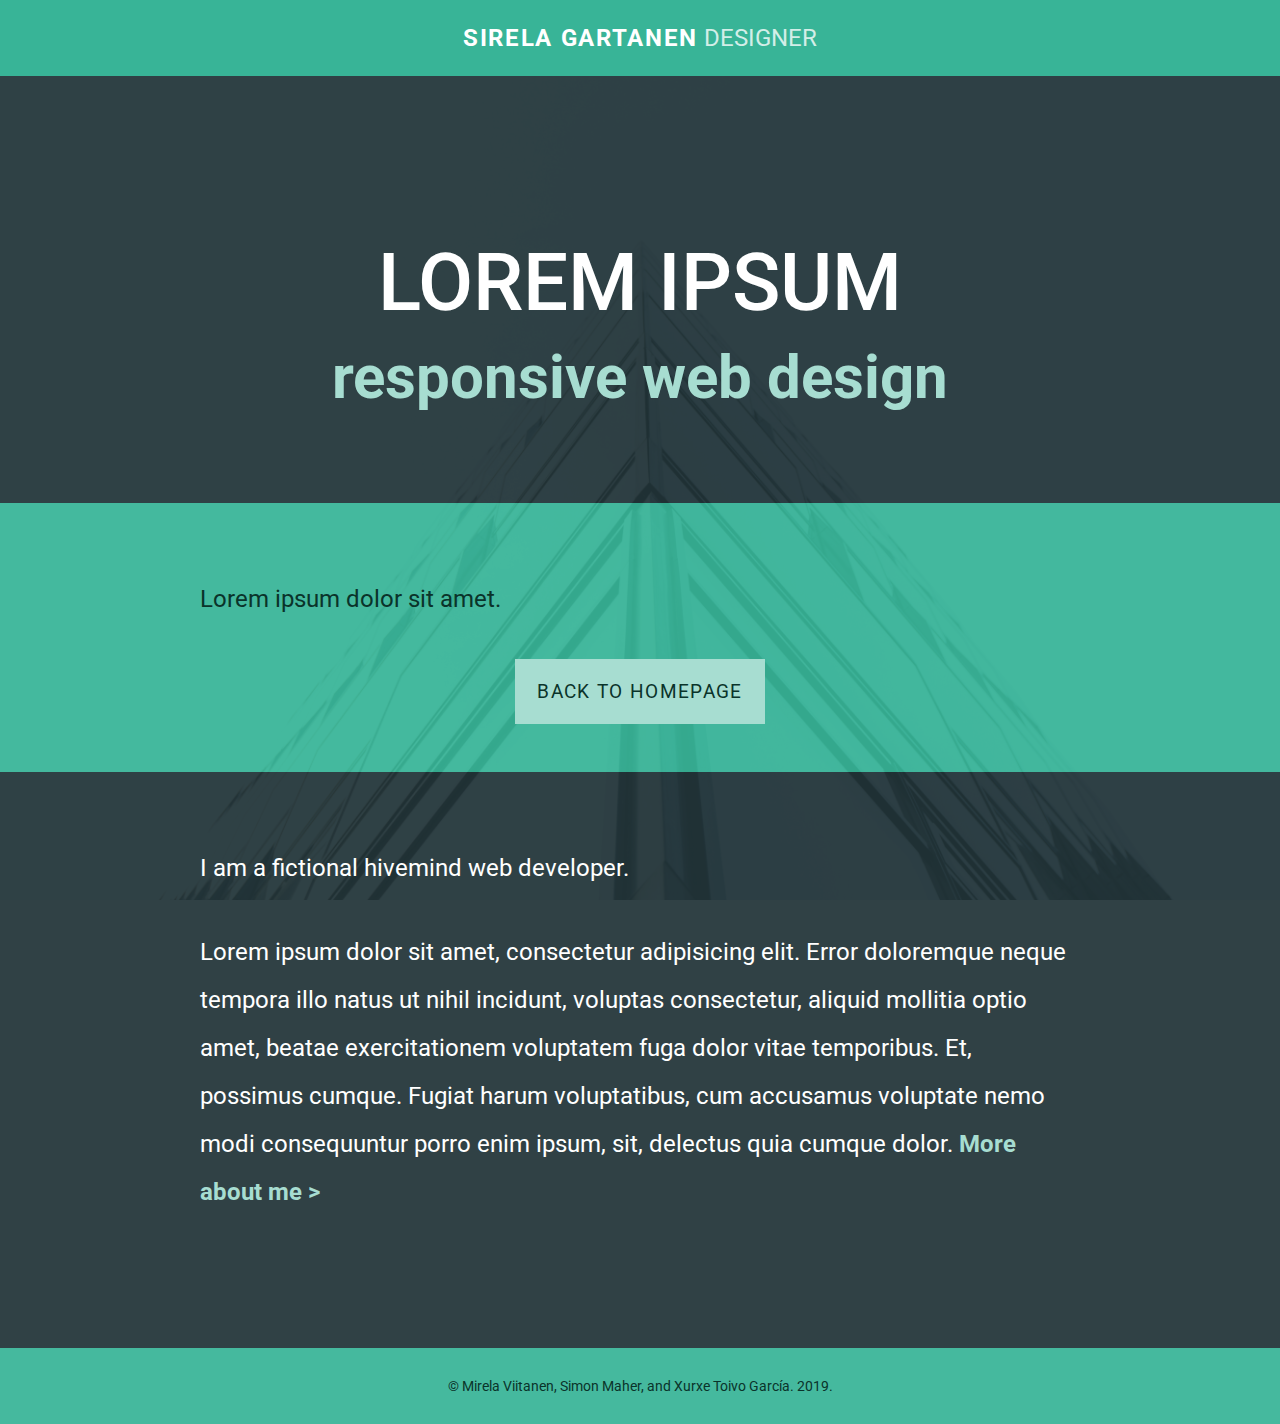
<file: html/page6.html>
<!DOCTYPE html>

<html lang="en">
  <head>
    <meta charset="UTF-8" />

    <meta name="viewport" content="width=device-width, initial-scale=1.0" />

    <link
      rel="stylesheet"
      href="https://fonts.googleapis.com/css?family=Roboto"
    />

    <link
      rel="stylesheet"
      href="https://use.fontawesome.com/releases/v5.7.1/css/all.css"
      integrity="sha384-fnmOCqbTlWIlj8LyTjo7mOUStjsKC4pOpQbqyi7RrhN7udi9RwhKkMHpvLbHG9Sr"
      crossorigin="anonymous"
    />

    <link rel="stylesheet" href="../css/page6-style.css" />

    <title>Sirela Gartanen, designer</title>
  </head>

  <body>
    <header>
      <a href="../index.html" class="home-banner background-page">
        <span class="name">SIRELA GARTANEN</span>
        <span class="job"> DESIGNER</span>
      </a>

      <div class="background background-dark">
        <h1>LOREM IPSUM</h1>
        <h2>responsive web design</h2>
      </div>
    </header>

    <main class="background-page">
      <p>Lorem ipsum dolor sit amet.</p>

      <a class="button" href="../index.html">
        BACK TO HOMEPAGE
      </a>

    </main>

    <footer>
      <div class="background background-dark">
        <section class="about-section">
          <p>
            I am a fictional hivemind web developer.
          </p>
          <p>
            Lorem ipsum dolor sit amet, consectetur adipisicing elit. Error
            doloremque neque tempora illo natus ut nihil incidunt, voluptas
            consectetur, aliquid mollitia optio amet, beatae exercitationem
            voluptatem fuga dolor vitae temporibus. Et, possimus cumque. Fugiat
            harum voluptatibus, cum accusamus voluptate nemo modi consequuntur
            porro enim ipsum, sit, delectus quia cumque dolor.
            <a href="#">More about me ></a>
          </p>
        </section>

        <section class="social-media-section">
          <a href="https://mail.google.com/">
            <i class="fas fa-envelope-square"></i>
          </a>
          <a href="https://www.linkedin.com/">
            <i class="fab fa-linkedin"></i>
          </a>
          <a href="https://www.facebook.com/">
            <i class="fab fa-facebook-square"></i>
          </a>
          <a href="https://www.twitter.com/">
            <i class="fab fa-twitter-square"></i>
          </a>
          <a href="https://www.flickr.com/">
            <i class="fab fa-flickr"></i>
          </a>
          <a href="https://www.github.com/">
            <i class="fab fa-github-square"></i>
          </a>
        </section>
      </div>

      <div class="background background-page">
        <section class="copyright-section">
          <p class="copyright">
            &copy; Mirela Viitanen, Simon Maher, and Xurxe Toivo García. 2019.
          </p>
        </section>
      </div>
    </footer>
  </body>
</html>
</file>
<file: css/index-style.css>
/* ===GENERAL=== */
* {
  box-sizing: border-box;
  font-family: "Roboto", sans-serif;
  margin: 0;
  padding: 0;
  text-decoration: none;
}

:root {
  --background-dark: #0c333eee;
  --background-medium: #145568ee;
  --background-light: #7ecce2ee;

  --footer-light: #7ecce2;
  --footer-medium: #2499bb;
  --footer-dark: #145568;
  --footer-superdark: #082229;

  --thumbnail-green: #3c8428cc;
  --thumbnail-yellow: #d39205cc;
  --thumbnail-indigo: #085a8acc;
  --thumbnail-orange: #d85f19cc;
  --thumbnail-blue: #3aa2d9cc;
  --thumbnail-turquoise: #23ac8ccc;

  --thumbnail-text-green: #3c8428ee;
  --thumbnail-text-yellow: #d39205ee;
  --thumbnail-text-indigo: #085a8aee;
  --thumbnail-text-orange: #d85f19ee;
  --thumbnail-text-blue: #3aa2d9ee;
  --thumbnail-text-turquoise: #23ac8cee;
}

html {
  font-size: 24px;
  -webkit-font-smoothing: antialiased;
}

body {
  background-attachment: fixed;
  background-image: url(../assets/images/grant-lemons-81205-unsplash.jpg);
  background-position: center center;
  background-size: cover;
}

.background-dark {
  background: var(--background-dark);
}

.background-medium {
  background: var(--background-medium);
}

.background-light {
  background: var(--background-light);
}

p {
  color: var(--footer-superdark);
  line-height: 2em;
  padding: 0 0 1.5em;
  text-align: left;
}

/* ===HEADER=== */

h1 {
  color: white;
  font-size: 80px;
  font-weight: 500;
  margin: 0 0.5em;
  padding: 2em 0 0.15em;
  text-align: center;
}

h2 {
  color: var(--footer-light);
  font-size: 60px;
  font-weight: 100;
  margin: 0 0.5em;
  padding: 0 0 1.5em;
  text-align: center;
}

/* ===MAIN=== */

.main-grid {
  display: grid;
  grid-auto-flow: row;
  grid-gap: 2vw;
  grid-template-columns: repeat(3, 28vw);
  grid-template-rows: repeat(2, 28vw);
  margin: 0 5.5vw;
}

img {
  height: 100%;
}

.thumbnail {
  position: relative;
}

.thumbnail::before {
  bottom: 0;
  content: "";
  left: 0;
  position: absolute;
  right: 0;
  top: 0;
}

.thumbnail:hover::before {
  background: none;
}

.thumbnail-text {
  bottom: 0;
  position: absolute;
  text-align: center;
  width: 100%;
}

.thumbnail-title {
  color: white;
  font-size: 20px;
  line-height: 1.5em;
  margin: 1em 0 0 0;
  padding: 0;
  text-align: center;
  text-transform: uppercase;
}

.thumbnail-subtitle {
  color: white;
  font-size: 18px;
  line-height: 1.5em;
  margin: 0 0 1em 0;
  text-align: center;
  padding: 0;
}

.thumbnail1::before {
  background: var(--thumbnail-green);
}

.thumbnail-text1 {
  background: var(--thumbnail-text-green);
}

.thumbnail2::before {
  background: var(--thumbnail-yellow);
}

.thumbnail-text2 {
  background: var(--thumbnail-text-yellow);
}

.thumbnail3::before {
  background: var(--thumbnail-indigo);
}

.thumbnail-text3 {
  background: var(--thumbnail-text-indigo);
}

.thumbnail4::before {
  background: var(--thumbnail-orange);
}

.thumbnail-text4 {
  background: var(--thumbnail-text-orange);
}

.thumbnail5::before {
  background: var(--thumbnail-blue);
}

.thumbnail-text5 {
  background: var(--thumbnail-text-blue);
}

.thumbnail6::before {
  background: var(--thumbnail-turquoise);
}

.thumbnail-text6 {
  background: var(--thumbnail-text-turquoise);
}

.contact {
  padding: 4rem;
}

.contact p {
  color: white;
  font-weight: 400;
  padding: 0 2em 1em;
  text-align: center;
}

.button {
  background-color: var(--footer-light);
  border: none;
  color: var(--footer-superdark);
  cursor: pointer;
  display: block;
  font-size: 0.8rem;
  letter-spacing: 0.07em;
  line-height: 1em;
  margin: auto;
  padding: 1.2em 0 1.2em;
  text-align: center;
  width: 250px;
}

.button:hover {
  color: white;
  background: var(--footer-medium);
  font-weight: 700;
}

/* ===FOOTER=== */

.about-section {
  padding: 3em 200px 0;
}

footer a {
  color: var(--footer-dark);
  font-weight: 700;
}

footer a:hover {
  color: var(--footer-medium);
}

.social-media-section {
  font-size: 2em;
  padding-bottom: 4rem;
  text-align: center;
}

.copyright-section {
  padding: 1rem;
  width: 100%;
}

.copyright {
  color: white;
  font-size: 14px;
  padding: 0;
  text-align: center;
}

/* MEDIA QUERIES */

@media only screen and (min-width: 600px) and (max-width: 900px) {
  .main-grid {
    grid-gap: 4vw;
    grid-template-columns: repeat(2, 42vw);
    grid-template-rows: repeat(3, 42vw);
  }

  html {
    font-size: calc(18px + (24 - 18) * (100vw - 600px) / (900 - 600));
  }

  .about-section {
    padding: 3em calc(20px + (200 - 25) * (100vw - 600px) / (900 - 600)) 0;
  }

  h1 {
    font-size: calc(40px + (80 - 40) * (100vw - 600px) / (900 - 600));
  }

  h2 {
    font-size: calc(30px + (60 - 30) * (100vw - 600px) / (900 - 600));
  }
}

@media only screen and (max-width: 600px) {
  .main-grid {
    grid-gap: 6vw;
    grid-template-columns: repeat(1, 86vw);
    grid-template-rows: repeat(6, 86vw);
    margin: 0 25px;
  }

  html {
    font-size: 18px;
  }

  .about-section {
    padding: 3em 25px 0;
  }

  h1 {
    font-size: 40px;
    padding: 2em 0 0.15em;
  }

  h2 {
    font-size: 30px;
    padding-bottom: 1.5em;
  }
}
</file>
<file: css/page1-style.css>
/* ===GENERAL=== */
* {
  box-sizing: border-box;
  font-family: "Roboto", sans-serif;
  margin: 0;
  padding: 0;
  text-decoration: none;
}

:root {
  --background-dark: #213338ee;
  --background-page: #4f903dee;
  --background-page-opaque: #4f903d;

  --page-superlight: #d8e6d4;
  --page-light: #b1cda9;
  --page-medium: #76a868;
  --page-superdark: #12270c;
}

html {
  font-size: 24px;
  -webkit-font-smoothing: antialiased;
}

body {
  background-attachment: fixed;
  background-image: url(../assets/images/grant-lemons-81205-unsplash.jpg);
  background-position: center center;
  background-size: cover;
}

.background {
  width: 100vw;
}

.background-dark {
  background: var(--background-dark);
}

.background-page {
  background: var(--background-page);
}

p {
  color: white;
  line-height: 2em;
  padding: 0 0 1.5em;
  text-align: left;
}

/* ===HEADER=== */

.home-banner {
  display: block;
  text-align: center;
  padding: 1rem;
}

.home-banner:hover {
  background: var(--background-page-opaque);
}

.name {
  color: white;
  font-weight: 700;
  letter-spacing: 0.07em;
}

.job {
  color: var(--page-superlight);
}

h1 {
  color: white;
  font-weight: 500;
  font-size: 80px;
  margin: 0 0.5em;
  padding: 2em 0 0.15em;
  text-align: center;
}

h2 {
  color: var(--page-light);
  font-size: 60px;
  margin: 0 0.5em;
  padding: 0 0 1.5em;
  text-align: center;
}

header img {
  margin: 0 15vw;
  padding-bottom: 3vw;
  width: 70vw;
}

/* ===MAIN=== */

main p {
  color: var(--page-superdark);
}

main {
  padding: 3em 200px 2em;
}

.main-image {
  width: 100%;
}

.mockup {
  margin: -4.5em 0 -2.5em;
}

.button {
  background-color: var(--page-light);
  border: none;
  color: var(--page-superdark);
  cursor: pointer;
  display: block;
  font-size: 0.8rem;
  letter-spacing: 0.07em;
  line-height: 1em;
  margin: auto;
  padding: 1.2em 0 1.2em;
  text-align: center;
  width: 250px;
}

.button:hover {
  color: white;
  background: var(--page-medium);
  font-weight: 700;
}

/* ===FOOTER=== */

.about-section {
  padding: 3em 200px 0;
}

footer a {
  color: var(--page-light);
  font-weight: 700;
}

footer a:hover {
  color: var(--page-medium);
}

.social-media-section {
  color: var(--page-light);
  font-size: 2em;
  padding-bottom: 4rem;
  text-align: center;
}

.copyright-section {
  padding: 1rem;
  width: 100%;
}

.copyright {
  color: var(--page-superdark);
  font-size: 14px;
  padding: 0;
  text-align: center;
}

/* MEDIA QUERIES */

@media only screen and (min-width: 600px) and (max-width: 900px) {
  html {
    font-size: calc(18px + (24 - 18) * (100vw - 600px) / (900 - 600));
  }

  h1 {
    font-size: calc(40px + (80 - 40) * (100vw - 600px) / (900 - 600));
  }

  h2 {
    font-size: calc(30px + (60 - 30) * (100vw - 600px) / (900 - 600));
  }

  .about-section {
    padding: 3em calc(20px + (200 - 25) * (100vw - 600px) / (900 - 600)) 0;
  }

  .about-section {
    padding: 3em calc(20px + (200 - 25) * (100vw - 600px) / (900 - 600)) 2em;
  }

}

@media only screen and (max-width: 600px) {
  html {
    font-size: 18px;
  }

  h1 {
    font-size: 40px;
    padding: 2em 0 0.15em;
  }

  h2 {
    font-size: 30px;
    padding-bottom: 1.5em;
  }

  .about-section {
    padding: 3em 25px 0;
  }

  main {
    padding: 3em 25px 2em;
  }

}
</file>
<file: css/page2-style.css>
/* ===GENERAL=== */
* {
  box-sizing: border-box;
  font-family: "Roboto", sans-serif;
  margin: 0;
  padding: 0;
  text-decoration: none;
}

:root {
  --background-dark: #213338ee;
  --background-page: #d79c1dee;
  --background-page-opaque: #d79c1d;

  --page-superlight: #f6e9cd;
  --page-light: #edd39b;
  --page-medium: #e0b250;
  --page-superdark: #3f2b01;
}

html {
  font-size: 24px;
  -webkit-font-smoothing: antialiased;
}

body {
  background-attachment: fixed;
  background-image: url(../assets/images/grant-lemons-81205-unsplash.jpg);
  background-size: cover;
  background-position: center center;
}

.background {
  width: 100vw;
}

.background-dark {
  background: var(--background-dark);
}

.background-page {
  background: var(--background-page);
}

p {
  color: white;
  line-height: 2em;
  padding: 0 0 1.5em;
  text-align: left;
}

/* ===HEADER=== */

.home-banner {
  display: block;
  text-align: center;
  padding: 1rem;
}

.home-banner:hover {
  background: var(--background-page-opaque);
}

.name {
  color: white;
  font-weight: 700;
  letter-spacing: 0.07em;
}

.job {
  color: var(--page-superlight);
}

h1 {
  color: white;
  font-size: 80px;
  font-weight: 500;
  margin: 0 0.5em;
  padding: 2em 0 0.15em;
  text-align: center;
}

h2 {
  color: var(--page-light);
  font-size: 60px;
  margin: 0 0.5em;
  padding: 0 0 1.5em;
  text-align: center;
}

header img {
  margin: 0 15vw;
  padding-bottom: 3vw;
  width: 70vw;
}

/* ===MAIN=== */

main {
  padding: 3em 200px 2em;
}

main p {
  color: var(--page-superdark);
}

.thumbnails {
  display: grid;
  grid-auto-flow: row;
  grid-gap: 2vw;
  grid-template-columns: repeat(3, 1fr);
  grid-template-rows: 30vw;
  justify-content: stretch;
  justify-items: center;
  margin-bottom: 2em;
}

.thumbnail img {
  justify-self: center;
  width: 100%;
}

.main-bottom-image img {
  margin: 1em 0 2em;
  width: 100%;
}

.contact {
  padding: 4rem;
}

.contact p {
  color: white;
  font-weight: 400;
  padding: 0 2em 1em;
  text-align: center;
}

.button {
  background-color: var(--page-light);
  border: none;
  color: var(--page-superdark);
  cursor: pointer;
  display: block;
  font-size: 0.8rem;
  letter-spacing: 0.07em;
  line-height: 1em;
  margin: auto;
  padding: 1.2em 0 1.2em;
  text-align: center;
  width: 250px;
}

.button:hover {
  color: white;
  background: var(--page-medium);
  font-weight: 700;
}

/* ===FOOTER=== */

.about-section {
  padding: 3em 200px 0;
}

footer a {
  color: var(--page-light);
  font-weight: 700;
}

footer a:hover {
  color: var(--page-medium);
}

.social-media-section {
  color: var(--page-light);
  font-size: 2em;
  padding-bottom: 4rem;
  text-align: center;
}

.copyright-section {
  padding: 1rem;
  width: 100%;
}

.copyright {
  color: var(--page-superdark);
  font-size: 14px;
  padding: 0;
  text-align: center;
}

/* MEDIA QUERIES */

@media only screen and (min-width: 600px) and (max-width: 900px) {
  html {
    font-size: calc(18px + (24 - 18) * (100vw - 600px) / (900 - 600));
  }

  h1 {
    font-size: calc(40px + (80 - 40) * (100vw - 600px) / (900 - 600));
  }

  h2 {
    font-size: calc(30px + (60 - 30) * (100vw - 600px) / (900 - 600));
  }


  main {
    padding: 3em calc(20px + (200 - 25) * (100vw - 600px) / (900 - 600)) 2em;
  }

  .about-section {
    padding: 3em calc(20px + (200 - 25) * (100vw - 600px) / (900 - 600)) 0;
  }


}

@media only screen and (max-width: 600px) {
  html {
    font-size: 18px;
  }

  h1 {
    font-size: 40px;
    padding: 2em 0 0.15em;
  }

  h2 {
    font-size: 30px;
    padding-bottom: 1.5em;
  }

  main {
    padding: 3em 25px 2em;
  }

  .about-section {
    padding: 3em 25px 0;
  }


}
</file>
<file: css/page3-style.css>
/* ===GENERAL=== */
* {
  box-sizing: border-box;
  font-family: "Roboto", sans-serif;
  margin: 0;
  padding: 0;
  text-decoration: none;
}

:root {
  --background-dark: #213338ee;
  --background-page: #206a95ee;
  --background-page-opaque: #206a95;

  --page-superlight: #cddee7;
  --page-light: #9cbdd0;
  --page-medium: #528bad;
  --page-superdark: #021b29;
}

html {
  font-size: 24px;
  -webkit-font-smoothing: antialiased;
}

body {
  background-attachment: fixed;
  background-image: url(../assets/images/grant-lemons-81205-unsplash.jpg);
  background-size: cover;
  background-position: center center;
}

.background {
  width: 100vw;
}

.background-dark {
  background: var(--background-dark);
}

.background-page {
  background: var(--background-page);
}

p {
  color: white;
  line-height: 2em;
  padding: 0 0 1.5em;
  text-align: left;
}

img {
  width: 100%;
  padding: 1em 0 2em;
}

/* ===HEADER=== */

.home-banner {
  display: block;
  padding: 1rem;
  text-align: center;
}

.home-banner:hover {
  background: var(--background-page-opaque);
}

.name {
  color: white;
  font-weight: 700;
  letter-spacing: 0.07em;
}

.job {
  color: var(--page-superlight);
}

h1 {
  color: white;
  font-size: 80px;
  font-weight: 500;
  margin: 0 0.5em;
  padding: 2em 0 0.15em;
  text-align: center;
}

h2 {
  color: var(--page-light);
  font-size: 60px;
  margin: 0 0.5em;
  padding: 0 0 1.5em;
  text-align: center;
}

header img {
  margin: 0 15vw;
  padding-bottom: 3vw;
  width: 70vw;
}


/* ===MAIN=== */

main {
  padding: 3em 200px 2em;
}

main p {
  color: var(--page-superdark);
}

.image {
  width: 70vw;
}

.ocean-link {
  padding: 2em 0;
}

main a {
  color: var(--page-light);
}

main a:hover {
  color: var(--page-superlight);
}

.button {
  background-color: var(--page-light);
  border: none;
  color: var(--page-superdark);
  cursor: pointer;
  display: block;
  font-size: 0.8rem;
  letter-spacing: 0.07em;
  line-height: 1em;
  margin: 2em auto 0;
  padding: 1.2em 0 1.2em;
  text-align: center;
  width: 250px;
}

.button:hover {
  background: var(--page-medium);
  color: white;
  font-weight: 700;
}


/* ===FOOTER=== */

.about-section {
  padding: 3em 200px 0;
}

footer a {
  color: var(--page-light);
  font-weight: 700;
}

footer a:hover {
  color: var(--page-medium);
}

.social-media-section {
  color: var(--page-light);
  font-size: 2em;
  padding-bottom: 4rem;
  text-align: center;
}

.copyright-section {
  padding: 1rem;
  width: 100%;
}

.copyright {
  color: var(--page-superdark);
  font-size: 14px;
  padding: 0;
  text-align: center;
}

/* MEDIA QUERIES */

@media only screen and (min-width: 600px) and (max-width: 900px) {
  html {
    font-size: calc(18px + (24 - 18) * (100vw - 600px) / (900 - 600));
  }

  h1 {
    font-size: calc(40px + (80 - 40) * (100vw - 600px) / (900 - 600));
  }

  h2 {
    font-size: calc(30px + (60 - 30) * (100vw - 600px) / (900 - 600));
  }

  main {
    padding: 3em calc(20px + (200 - 25) * (100vw - 600px) / (900 - 600)) 2em;
  }

  .about-section {
    padding: 3em calc(20px + (200 - 25) * (100vw - 600px) / (900 - 600)) 0;
  }


}

@media only screen and (max-width: 600px) {
  html {
    font-size: 18px;
  }

  h1 {
    font-size: 40px;
    padding: 2em 0 0.15em;
  }

  h2 {
    font-size: 30px;
    padding-bottom: 1.5em;
  }

  main {
    padding: 3em 25px 2em;
  }

  .about-section {
    padding: 3em 25px 0;
  }

}
</file>
<file: css/page4-style.css>
/* ===GENERAL=== */
* {
  box-sizing: border-box;
  font-family: "Roboto", sans-serif;
  margin: 0;
  padding: 0;
  text-decoration: none;
}
  
:root {
  --background-dark: #213338ee;
  --background-page: #db6f2fee;
  --background-page-opaque: #db6f2f;

  --page-superlight: #f7dfd1;
  --page-light: #efbfa3;
  --page-medium: #e38f5e;
  --page-superdark: #401c07;
}
  
html {
  font-size: 24px;
  -webkit-font-smoothing: antialiased;
}
  
body {
  background-attachment: fixed;
  background-image: url(../assets/images/grant-lemons-81205-unsplash.jpg);
  background-size: cover;
  background-position: center center;
}
  
.background {
  width: 100vw;
}
  
.background-dark {
  background: var(--background-dark);
}
  
.background-page {
  background: var(--background-page);
}
  
p {
  color: white;
  line-height: 2em;
  padding: 0 0 1.5em;
  text-align: left;
}
  
  /* ===HEADER=== */
  
.home-banner {
  display: block;
  padding: 1rem;
  text-align: center;
}
  
.home-banner:hover {
  background: var(--background-page-opaque);
}

.name {
  color: white;
  font-weight: 700;
  letter-spacing: 0.07em;
}
  
.job {
  color: var(--page-superlight);
}

h1 {
  color: white;
  font-size: 80px;
  font-weight: 500;
  margin: 0 0.5em;
  padding: 2em 0 0.15em;
  text-align: center;
}

h2 {
  color: var(--page-light);
  font-size: 60px;
  margin: 0 0.5em;
  padding: 0 0 1.5em;
  text-align: center;
}

/* ===MAIN=== */

main {
  padding: 3em 200px 2em;
}

main p {
color: var(--page-superdark);
}

.button {
  background-color: var(--page-light);
  border: none;
  color: var(--page-superdark);
  cursor: pointer;
  display: block;
  font-size: 0.8rem;
  letter-spacing: 0.07em;
  line-height: 1em;
  margin: auto;
  padding: 1.2em 0 1.2em;
  text-align: center;
  width: 250px;
}

.button:hover {
  color: white;
  background: var(--page-medium);
  font-weight: 700;
}


/* ===FOOTER=== */

.about-section {
  padding: 3em 200px 0;
}

footer a {
  color: var(--page-light);
  font-weight: 700;
}

footer a:hover {
  color: var(--page-medium);
}

.social-media-section {
  color: var(--page-light);
  font-size: 2em;
  padding-bottom: 4rem;
  text-align: center;
}

.copyright-section {
  padding: 1rem;
  width: 100%;
}

.copyright {
  color: var(--page-superdark);
  font-size: 14px;
  padding: 0;
  text-align: center;
}

/* MEDIA QUERIES */

@media only screen and (min-width: 600px) and (max-width: 900px) {
  html {
    font-size: calc(18px + (24 - 18) * (100vw - 600px) / (900 - 600));
  }

  h1 {
    font-size: calc(40px + (80 - 40) * (100vw - 600px) / (900 - 600));
  }

  h2 {
    font-size: calc(30px + (60 - 30) * (100vw - 600px) / (900 - 600));
  }

  main {
    padding: 3em calc(20px + (200 - 25) * (100vw - 600px) / (900 - 600)) 2em;
  }

  .about-section {
    padding: 3em calc(20px + (200 - 25) * (100vw - 600px) / (900 - 600)) 0;
  }

  .about-section {
    padding: 3em calc(20px + (200 - 25) * (100vw - 600px) / (900 - 600)) 2em;
  }

}

@media only screen and (max-width: 600px) {
  html {
    font-size: 18px;
  }

  main {
    padding: 3em 25px 2em;
  }

  h1 {
    font-size: 40px;
    padding: 2em 0 0.15em;
  }

  h2 {
    font-size: 30px;
    padding-bottom: 1.5em;
  }

  .about-section {
    padding: 3em 25px 0;
  }

}
</file>
<file: css/page5-style.css>
/* ===GENERAL=== */
* {
  box-sizing: border-box;
  font-family: "Roboto", sans-serif;
  margin: 0;
  padding: 0;
  text-decoration: none;
}
  
:root {
  --background-dark: #213338ee;
  --background-page: #db6f2fee;
  --background-page-opaque: #db6f2f;

  --page-superlight: #f7dfd1;
  --page-light: #efbfa3;
  --page-medium: #e38f5e;
  --page-superdark: #401c07;
}
  
html {
  font-size: 24px;
  -webkit-font-smoothing: antialiased;
}
  
body {
  background-attachment: fixed;
  background-image: url(../assets/images/grant-lemons-81205-unsplash.jpg);
  background-size: cover;
  background-position: center center;
}
  
.background {
  width: 100vw;
}
  
.background-dark {
  background: var(--background-dark);
}
  
.background-page {
  background: var(--background-page);
}
  
p {
  color: white;
  line-height: 2em;
  padding: 0 0 1.5em;
  text-align: left;
}
  
  /* ===HEADER=== */
  
.home-banner {
  display: block;
  padding: 1rem;
  text-align: center;
}
  
.home-banner:hover {
  background: var(--background-page-opaque);
}

.name {
  color: white;
  font-weight: 700;
  letter-spacing: 0.07em;
}
  
.job {
  color: var(--page-superlight);
}

h1 {
  color: white;
  font-size: 80px;
  font-weight: 500;
  margin: 0 0.5em;
  padding: 2em 0 0.15em;
  text-align: center;
}

h2 {
  color: var(--page-light);
  font-size: 60px;
  margin: 0 0.5em;
  padding: 0 0 1.5em;
  text-align: center;
}

/* ===MAIN=== */

main {
  padding: 3em 200px 2em;
}

main p {
color: var(--page-superdark);
}

.button {
  background-color: var(--page-light);
  border: none;
  color: var(--page-superdark);
  cursor: pointer;
  display: block;
  font-size: 0.8rem;
  letter-spacing: 0.07em;
  line-height: 1em;
  margin: auto;
  padding: 1.2em 0 1.2em;
  text-align: center;
  width: 250px;
}

.button:hover {
  color: white;
  background: var(--page-medium);
  font-weight: 700;
}


/* ===FOOTER=== */

.about-section {
  padding: 3em 200px 0;
}

footer a {
  color: var(--page-light);
  font-weight: 700;
}

footer a:hover {
  color: var(--page-medium);
}

.social-media-section {
  color: var(--page-light);
  font-size: 2em;
  padding-bottom: 4rem;
  text-align: center;
}

.copyright-section {
  padding: 1rem;
  width: 100%;
}

.copyright {
  color: var(--page-superdark);
  font-size: 14px;
  padding: 0;
  text-align: center;
}

/* MEDIA QUERIES */

@media only screen and (min-width: 600px) and (max-width: 900px) {
  html {
    font-size: calc(18px + (24 - 18) * (100vw - 600px) / (900 - 600));
  }

  h1 {
    font-size: calc(40px + (80 - 40) * (100vw - 600px) / (900 - 600));
  }

  h2 {
    font-size: calc(30px + (60 - 30) * (100vw - 600px) / (900 - 600));
  }

  main {
    padding: 3em calc(20px + (200 - 25) * (100vw - 600px) / (900 - 600)) 2em;
  }

  .about-section {
    padding: 3em calc(20px + (200 - 25) * (100vw - 600px) / (900 - 600)) 0;
  }

  .about-section {
    padding: 3em calc(20px + (200 - 25) * (100vw - 600px) / (900 - 600)) 2em;
  }

}

@media only screen and (max-width: 600px) {
  html {
    font-size: 18px;
  }

  main {
    padding: 3em 25px 2em;
  }

  h1 {
    font-size: 40px;
    padding: 2em 0 0.15em;
  }

  h2 {
    font-size: 30px;
    padding-bottom: 1.5em;
  }

  .about-section {
    padding: 3em 25px 0;
  }

}
</file>
<file: css/page6-style.css>
/* ===GENERAL=== */
* {
  box-sizing: border-box;
  font-family: "Roboto", sans-serif;
  margin: 0;
  padding: 0;
  text-decoration: none;
}

:root {
  --background-dark: #213338ee;
  --background-page: #38b497ee;
  --background-page-opaque: #38b497;

  --page-superlight: #d3eee8;
  --page-light: #a7ddd1;
  --page-medium: #65c4ae;
  --page-superdark: #0a332a;
}
  
html {
  font-size: 24px;
  -webkit-font-smoothing: antialiased;
}
  
body {
  background-attachment: fixed;
  background-image: url(../assets/images/grant-lemons-81205-unsplash.jpg);
  background-size: cover;
  background-position: center center;
}
  
.background {
  width: 100vw;
}
  
.background-dark {
  background: var(--background-dark);
}
  
.background-page {
  background: var(--background-page);
}
  
p {
  color: white;
  line-height: 2em;
  padding: 0 0 1.5em;
  text-align: left;
}
  
  /* ===HEADER=== */
  
.home-banner {
  display: block;
  padding: 1rem;
  text-align: center;
}
  
.home-banner:hover {
  background: var(--background-page-opaque);
}

.name {
  color: white;
  font-weight: 700;
  letter-spacing: 0.07em;
}
  
.job {
  color: var(--page-superlight);
}

h1 {
  color: white;
  font-size: 80px;
  font-weight: 500;
  margin: 0 0.5em;
  padding: 2em 0 0.15em;
  text-align: center;
}

h2 {
  color: var(--page-light);
  font-size: 60px;
  margin: 0 0.5em;
  padding: 0 0 1.5em;
  text-align: center;
}

/* ===MAIN=== */

main {
  padding: 3em 200px 2em;
}

main p {
color: var(--page-superdark);
}

.button {
  background-color: var(--page-light);
  border: none;
  color: var(--page-superdark);
  cursor: pointer;
  display: block;
  font-size: 0.8rem;
  letter-spacing: 0.07em;
  line-height: 1em;
  margin: auto;
  padding: 1.2em 0 1.2em;
  text-align: center;
  width: 250px;
}

.button:hover {
  color: white;
  background: var(--page-medium);
  font-weight: 700;
}


/* ===FOOTER=== */

.about-section {
  padding: 3em 200px 0;
}

footer a {
  color: var(--page-light);
  font-weight: 700;
}

footer a:hover {
  color: var(--page-medium);
}

.social-media-section {
  color: var(--page-light);
  font-size: 2em;
  padding-bottom: 4rem;
  text-align: center;
}

.copyright-section {
  padding: 1rem;
  width: 100%;
}

.copyright {
  color: var(--page-superdark);
  font-size: 14px;
  padding: 0;
  text-align: center;
}

/* MEDIA QUERIES */

@media only screen and (min-width: 600px) and (max-width: 900px) {
  html {
    font-size: calc(18px + (24 - 18) * (100vw - 600px) / (900 - 600));
  }

  h1 {
    font-size: calc(40px + (80 - 40) * (100vw - 600px) / (900 - 600));
  }

  h2 {
    font-size: calc(30px + (60 - 30) * (100vw - 600px) / (900 - 600));
  }

  main {
    padding: 3em calc(20px + (200 - 25) * (100vw - 600px) / (900 - 600)) 2em;
  }

  .about-section {
    padding: 3em calc(20px + (200 - 25) * (100vw - 600px) / (900 - 600)) 0;
  }

  .about-section {
    padding: 3em calc(20px + (200 - 25) * (100vw - 600px) / (900 - 600)) 2em;
  }

}

@media only screen and (max-width: 600px) {
  html {
    font-size: 18px;
  }

  main {
    padding: 3em 25px 2em;
  }

  h1 {
    font-size: 40px;
    padding: 2em 0 0.15em;
  }

  h2 {
    font-size: 30px;
    padding-bottom: 1.5em;
  }

  .about-section {
    padding: 3em 25px 0;
  }

}
</file>
